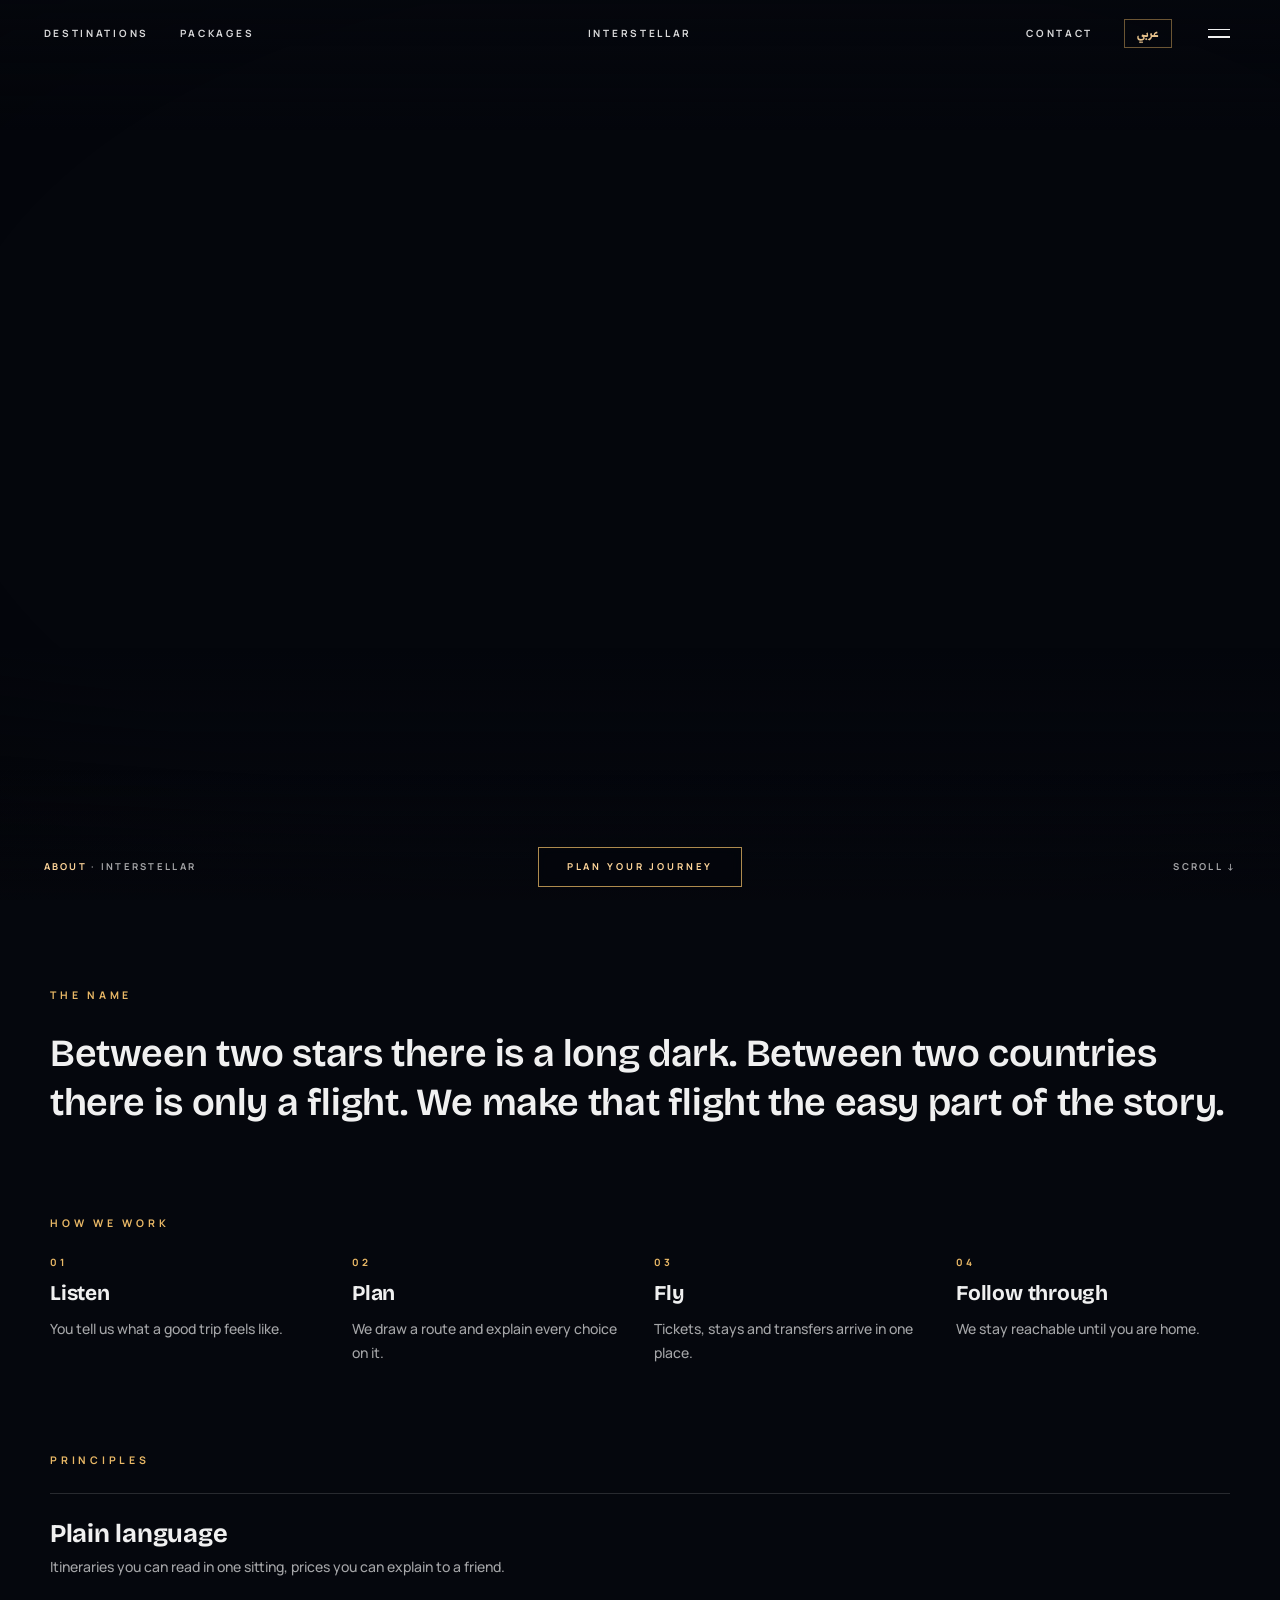
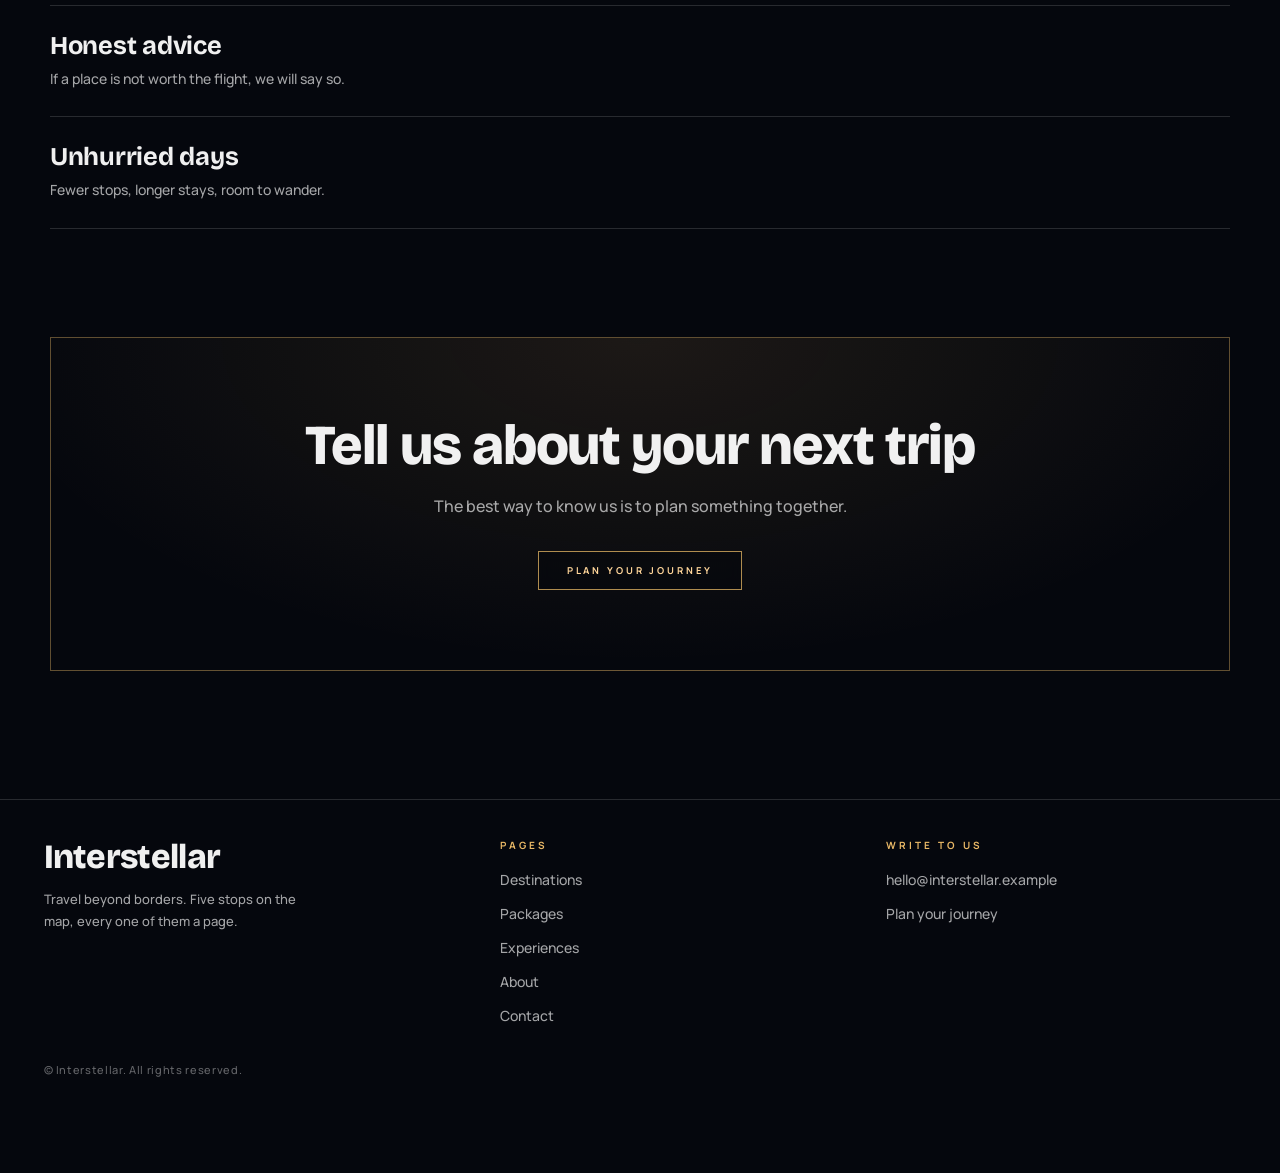
<file: about.html>
<!doctype html>
<html lang="en" dir="ltr">
<head>
<meta charset="utf-8">
<meta name="robots" content="noindex, nofollow">
<meta name="viewport" content="width=device-width, initial-scale=1, viewport-fit=cover">
<title>About | Interstellar</title>
<meta name="description" content="People who love to travel, planning trips the way they would plan their own.">
<meta name="theme-color" content="#05070d">
<meta property="og:type" content="website">
<meta property="og:title" content="About | Interstellar">
<meta property="og:description" content="People who love to travel, planning trips the way they would plan their own.">
<link rel="alternate" hreflang="ar" href="ar/about.html">
<link rel="icon" href="data:image/svg+xml,%3Csvg xmlns='http://www.w3.org/2000/svg' viewBox='0 0 32 32'%3E%3Crect width='32' height='32' rx='7' fill='%2305070d'/%3E%3Cpath d='M16 4l3.2 9.2L28 16l-8.8 2.8L16 28l-3.2-9.2L4 16l8.8-2.8z' fill='%23e9b866'/%3E%3C/svg%3E">
<link rel="preload" href="assets/fonts/bricolage-grotesque-var.woff2" as="font" type="font/woff2" crossorigin>
<link rel="stylesheet" href="css/site.css">
<script type="module" src="js/page.js"></script>
</head>
<body class="inner" data-page="about" data-country="thailand" data-index="3">
<a class="skip" href="#content">Skip to content</a>
<header class="chrome-top nav">
  <nav class="nav-l" aria-label="Primary">
    <a data-nav="destinations" href="destinations.html">Destinations</a>
    <a data-nav="packages" href="packages.html">Packages</a>
  </nav>
  <a class="brand" href="index.html" aria-label="Interstellar home" lang="en" dir="ltr">Interstellar</a>
  <div class="nav-r">
    <a class="nav-link" data-nav="contact" href="contact.html">Contact</a>
    <a class="lang-switch" href="ar/about.html" hreflang="ar" lang="ar">عربي</a>
    <button class="burger" type="button" data-menu-toggle aria-label="Open the route menu" aria-expanded="false" aria-controls="menu"><i></i><i></i></button>
  </div>
</header>
<main id="main">
  <section class="page-hero" aria-label="About">
    <canvas id="hero-world" aria-hidden="true"></canvas>
    <canvas id="hero-plane" aria-hidden="true"></canvas>
    <div class="page-hero-vignette"></div>
    <div class="page-hero-copy">
      <p class="kicker" data-part="0.1">04 — Who we are</p>
      <h1><span class="scene-title page-title">About</span></h1>
      <p class="lead" data-part="0.3">People who love to travel, planning trips the way they would plan their own.</p>
    </div>
  </section>
  <div class="content" id="content">
    <section class="block narrow">
      <p class="label">The name</p>
      <p class="prose big">Between two stars there is a long dark. Between two countries there is only a flight. We make that flight the easy part of the story.</p>
    </section>
    <section class="block">
      <p class="label">How we work</p>
      <div class="grid4">
        <div><span class="step">01</span><h3>Listen</h3><p>You tell us what a good trip feels like.</p></div>
        <div><span class="step">02</span><h3>Plan</h3><p>We draw a route and explain every choice on it.</p></div>
        <div><span class="step">03</span><h3>Fly</h3><p>Tickets, stays and transfers arrive in one place.</p></div>
        <div><span class="step">04</span><h3>Follow through</h3><p>We stay reachable until you are home.</p></div>
      </div>
    </section>
    <section class="block">
      <p class="label">Principles</p>
      <ul class="rows">
      <li class="row"><div><h3>Plain language</h3><p>Itineraries you can read in one sitting, prices you can explain to a friend.</p></div></li>
      <li class="row"><div><h3>Honest advice</h3><p>If a place is not worth the flight, we will say so.</p></div></li>
      <li class="row"><div><h3>Unhurried days</h3><p>Fewer stops, longer stays, room to wander.</p></div></li>
      </ul>
    </section>
    <section class="band">
      <h2>Tell us about your next trip</h2>
      <p>The best way to know us is to plan something together.</p>
      <a class="cta" href="contact.html">Plan your journey</a>
    </section>
  </div>
</main>
<footer class="site-footer inner-footer">
  <div>
    <p class="foot-brand" lang="en" dir="ltr">Interstellar</p>
    <p class="foot-note">Travel beyond borders. Five stops on the map, every one of them a page.</p>
  </div>
  <div>
    <h3>Pages</h3>
    <ul><li><a href="destinations.html">Destinations</a></li><li><a href="packages.html">Packages</a></li><li><a href="experiences.html">Experiences</a></li><li><a href="about.html">About</a></li><li><a href="contact.html">Contact</a></li></ul>
  </div>
  <div>
    <h3>Write to us</h3>
    <ul><li><a href="mailto:hello@interstellar.example" dir="ltr">hello@interstellar.example</a></li><li><a href="contact.html">Plan your journey</a></li></ul>
  </div>
</footer>
<p class="legal">© Interstellar. All rights reserved.</p>
<div class="menu" id="menu" role="dialog" aria-modal="true" aria-label="Route menu" aria-hidden="true">
  <div class="menu-head"><span class="tiny">The route · five stops</span><button class="tiny" type="button" data-menu-close>Close ✕</button></div>
  <nav class="menu-grid" aria-label="All pages">
    <a class="card" data-nav="destinations" href="destinations.html">
      <canvas data-country="italy" aria-hidden="true"></canvas>
      <span class="card-meta"><span><span class="card-no">01</span><span class="card-name">Destinations</span></span><span class="card-arrow" aria-hidden="true">→</span></span>
    </a>
    <a class="card" data-nav="packages" href="packages.html">
      <canvas data-country="turkey" aria-hidden="true"></canvas>
      <span class="card-meta"><span><span class="card-no">02</span><span class="card-name">Packages</span></span><span class="card-arrow" aria-hidden="true">→</span></span>
    </a>
    <a class="card" data-nav="experiences" href="experiences.html">
      <canvas data-country="egypt" aria-hidden="true"></canvas>
      <span class="card-meta"><span><span class="card-no">03</span><span class="card-name">Experiences</span></span><span class="card-arrow" aria-hidden="true">→</span></span>
    </a>
    <a class="card" data-nav="about" href="about.html">
      <canvas data-country="thailand" aria-hidden="true"></canvas>
      <span class="card-meta"><span><span class="card-no">04</span><span class="card-name">About</span></span><span class="card-arrow" aria-hidden="true">→</span></span>
    </a>
    <a class="card" data-nav="contact" href="contact.html">
      <canvas data-country="japan" aria-hidden="true"></canvas>
      <span class="card-meta"><span><span class="card-no">05</span><span class="card-name">Contact</span></span><span class="card-arrow" aria-hidden="true">→</span></span>
    </a>
  </nav>
</div>
<footer class="chrome-bottom">
  <p class="tiny" id="bar-left"><b>About</b> · Interstellar</p>
  <a class="cta" href="contact.html">Plan your journey</a>
  <p class="tiny tiny-r">Scroll ↓</p>
</footer>
</body>
</html>
</file>
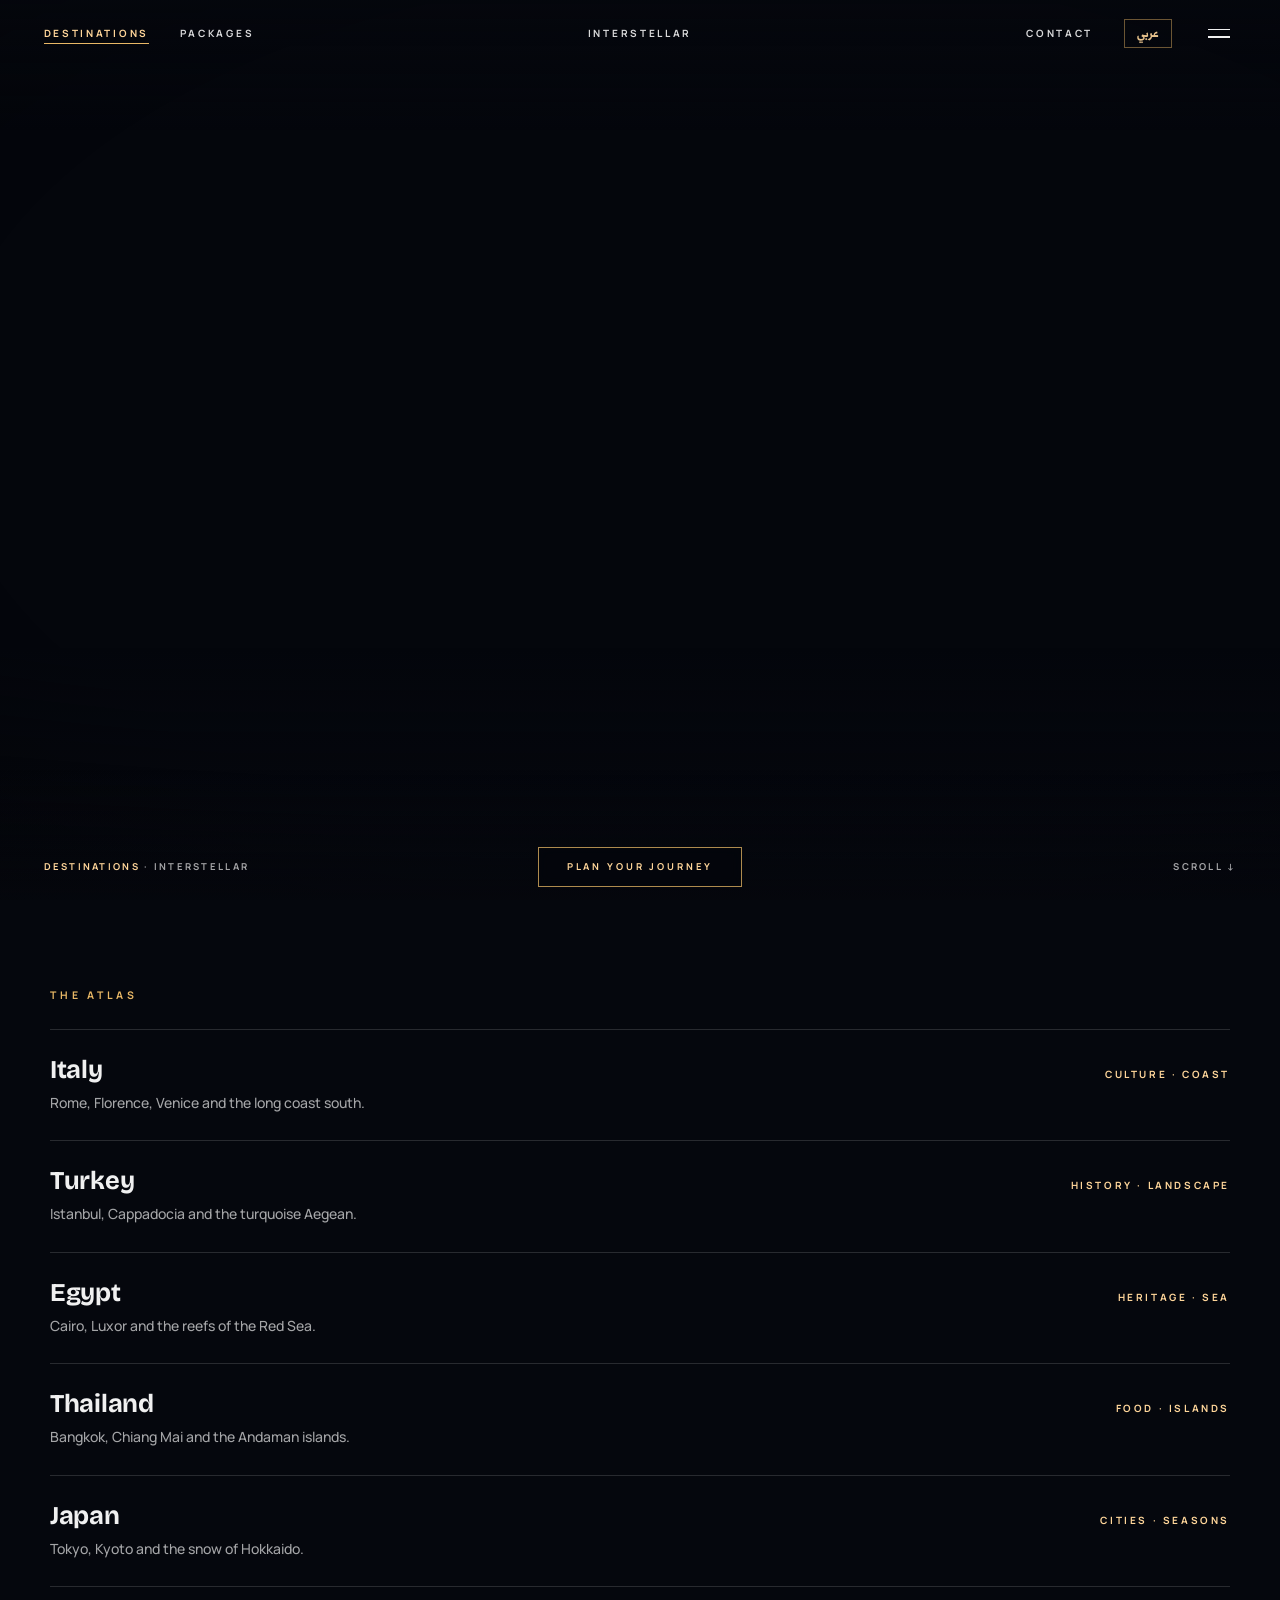
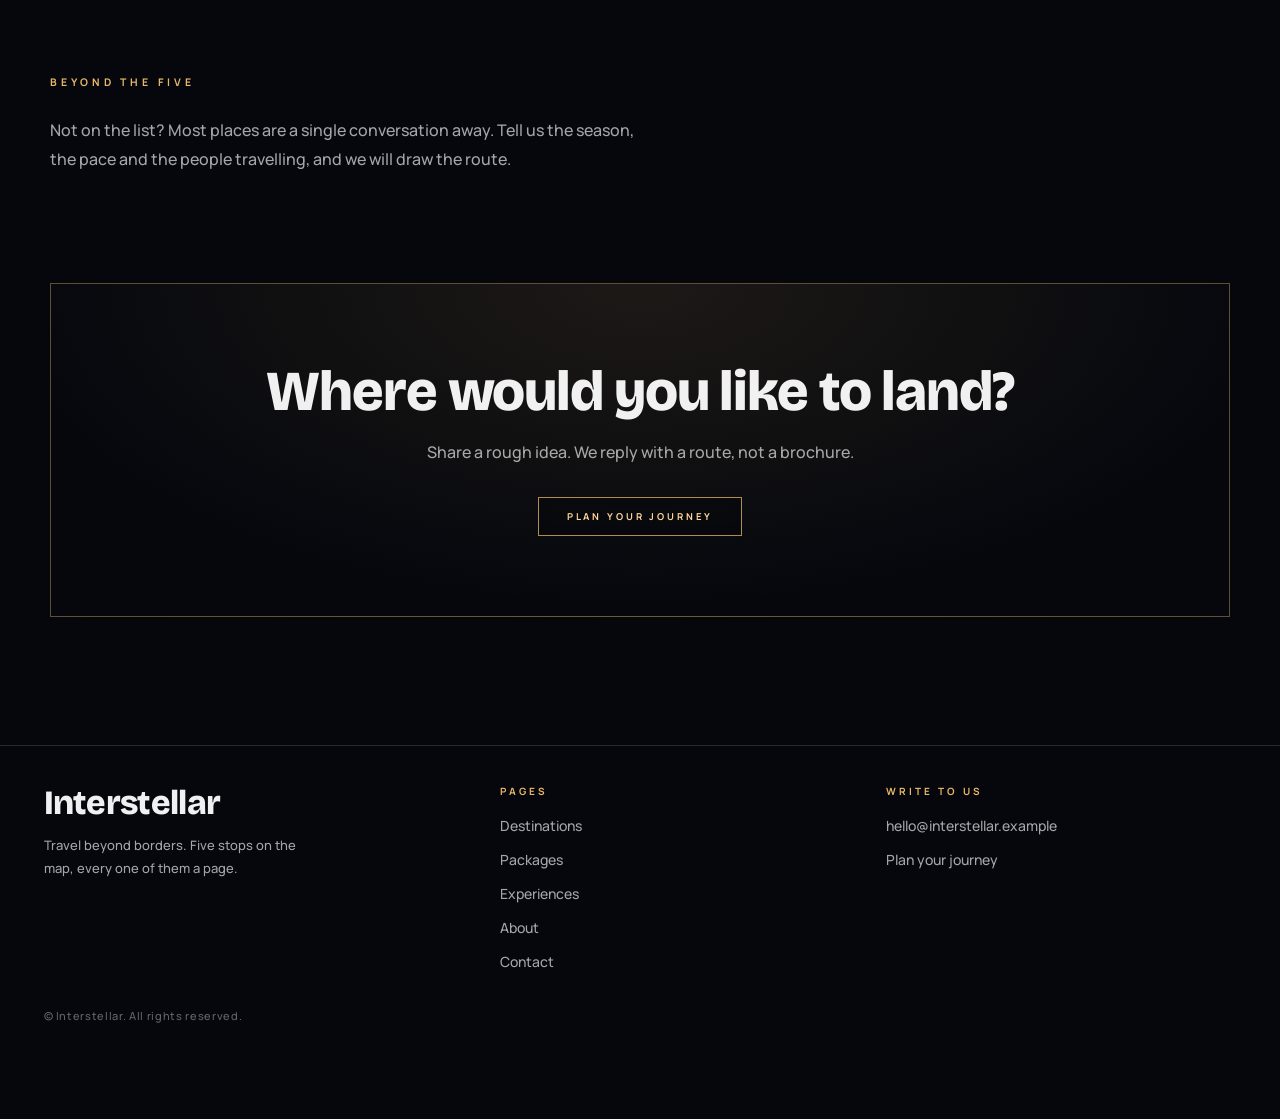
<file: destinations.html>
<!doctype html>
<html lang="en" dir="ltr">
<head>
<meta charset="utf-8">
<meta name="robots" content="noindex, nofollow">
<meta name="viewport" content="width=device-width, initial-scale=1, viewport-fit=cover">
<title>Destinations | Interstellar</title>
<meta name="description" content="From ancient capitals to island coastlines, an atlas of places worth the flight.">
<meta name="theme-color" content="#05070d">
<meta property="og:type" content="website">
<meta property="og:title" content="Destinations | Interstellar">
<meta property="og:description" content="From ancient capitals to island coastlines, an atlas of places worth the flight.">
<link rel="alternate" hreflang="ar" href="ar/destinations.html">
<link rel="icon" href="data:image/svg+xml,%3Csvg xmlns='http://www.w3.org/2000/svg' viewBox='0 0 32 32'%3E%3Crect width='32' height='32' rx='7' fill='%2305070d'/%3E%3Cpath d='M16 4l3.2 9.2L28 16l-8.8 2.8L16 28l-3.2-9.2L4 16l8.8-2.8z' fill='%23e9b866'/%3E%3C/svg%3E">
<link rel="preload" href="assets/fonts/bricolage-grotesque-var.woff2" as="font" type="font/woff2" crossorigin>
<link rel="stylesheet" href="css/site.css">
<script type="module" src="js/page.js"></script>
</head>
<body class="inner" data-page="destinations" data-country="italy" data-index="0">
<a class="skip" href="#content">Skip to content</a>
<header class="chrome-top nav">
  <nav class="nav-l" aria-label="Primary">
    <a data-nav="destinations" href="destinations.html">Destinations</a>
    <a data-nav="packages" href="packages.html">Packages</a>
  </nav>
  <a class="brand" href="index.html" aria-label="Interstellar home" lang="en" dir="ltr">Interstellar</a>
  <div class="nav-r">
    <a class="nav-link" data-nav="contact" href="contact.html">Contact</a>
    <a class="lang-switch" href="ar/destinations.html" hreflang="ar" lang="ar">عربي</a>
    <button class="burger" type="button" data-menu-toggle aria-label="Open the route menu" aria-expanded="false" aria-controls="menu"><i></i><i></i></button>
  </div>
</header>
<main id="main">
  <section class="page-hero" aria-label="Destinations">
    <canvas id="hero-world" aria-hidden="true"></canvas>
    <canvas id="hero-plane" aria-hidden="true"></canvas>
    <div class="page-hero-vignette"></div>
    <div class="page-hero-copy">
      <p class="kicker" data-part="0.1">01 — Where to</p>
      <h1><span class="scene-title page-title">Destinations</span></h1>
      <p class="lead" data-part="0.3">From ancient capitals to island coastlines, an atlas of places worth the flight.</p>
    </div>
  </section>
  <div class="content" id="content">
    <section class="block">
      <p class="label">The atlas</p>
      <ul class="rows">
      <li class="row"><div><h3>Italy</h3><p>Rome, Florence, Venice and the long coast south.</p></div><span class="meta">Culture · Coast</span></li>
      <li class="row"><div><h3>Turkey</h3><p>Istanbul, Cappadocia and the turquoise Aegean.</p></div><span class="meta">History · Landscape</span></li>
      <li class="row"><div><h3>Egypt</h3><p>Cairo, Luxor and the reefs of the Red Sea.</p></div><span class="meta">Heritage · Sea</span></li>
      <li class="row"><div><h3>Thailand</h3><p>Bangkok, Chiang Mai and the Andaman islands.</p></div><span class="meta">Food · Islands</span></li>
      <li class="row"><div><h3>Japan</h3><p>Tokyo, Kyoto and the snow of Hokkaido.</p></div><span class="meta">Cities · Seasons</span></li>
      </ul>
    </section>
    <section class="block narrow">
      <p class="label">Beyond the five</p>
      <p class="prose">Not on the list? Most places are a single conversation away. Tell us the season, the pace and the people travelling, and we will draw the route.</p>
    </section>
    <section class="band">
      <h2>Where would you like to land?</h2>
      <p>Share a rough idea. We reply with a route, not a brochure.</p>
      <a class="cta" href="contact.html">Plan your journey</a>
    </section>
  </div>
</main>
<footer class="site-footer inner-footer">
  <div>
    <p class="foot-brand" lang="en" dir="ltr">Interstellar</p>
    <p class="foot-note">Travel beyond borders. Five stops on the map, every one of them a page.</p>
  </div>
  <div>
    <h3>Pages</h3>
    <ul><li><a href="destinations.html">Destinations</a></li><li><a href="packages.html">Packages</a></li><li><a href="experiences.html">Experiences</a></li><li><a href="about.html">About</a></li><li><a href="contact.html">Contact</a></li></ul>
  </div>
  <div>
    <h3>Write to us</h3>
    <ul><li><a href="mailto:hello@interstellar.example" dir="ltr">hello@interstellar.example</a></li><li><a href="contact.html">Plan your journey</a></li></ul>
  </div>
</footer>
<p class="legal">© Interstellar. All rights reserved.</p>
<div class="menu" id="menu" role="dialog" aria-modal="true" aria-label="Route menu" aria-hidden="true">
  <div class="menu-head"><span class="tiny">The route · five stops</span><button class="tiny" type="button" data-menu-close>Close ✕</button></div>
  <nav class="menu-grid" aria-label="All pages">
    <a class="card" data-nav="destinations" href="destinations.html">
      <canvas data-country="italy" aria-hidden="true"></canvas>
      <span class="card-meta"><span><span class="card-no">01</span><span class="card-name">Destinations</span></span><span class="card-arrow" aria-hidden="true">→</span></span>
    </a>
    <a class="card" data-nav="packages" href="packages.html">
      <canvas data-country="turkey" aria-hidden="true"></canvas>
      <span class="card-meta"><span><span class="card-no">02</span><span class="card-name">Packages</span></span><span class="card-arrow" aria-hidden="true">→</span></span>
    </a>
    <a class="card" data-nav="experiences" href="experiences.html">
      <canvas data-country="egypt" aria-hidden="true"></canvas>
      <span class="card-meta"><span><span class="card-no">03</span><span class="card-name">Experiences</span></span><span class="card-arrow" aria-hidden="true">→</span></span>
    </a>
    <a class="card" data-nav="about" href="about.html">
      <canvas data-country="thailand" aria-hidden="true"></canvas>
      <span class="card-meta"><span><span class="card-no">04</span><span class="card-name">About</span></span><span class="card-arrow" aria-hidden="true">→</span></span>
    </a>
    <a class="card" data-nav="contact" href="contact.html">
      <canvas data-country="japan" aria-hidden="true"></canvas>
      <span class="card-meta"><span><span class="card-no">05</span><span class="card-name">Contact</span></span><span class="card-arrow" aria-hidden="true">→</span></span>
    </a>
  </nav>
</div>
<footer class="chrome-bottom">
  <p class="tiny" id="bar-left"><b>Destinations</b> · Interstellar</p>
  <a class="cta" href="contact.html">Plan your journey</a>
  <p class="tiny tiny-r">Scroll ↓</p>
</footer>
</body>
</html>
</file>
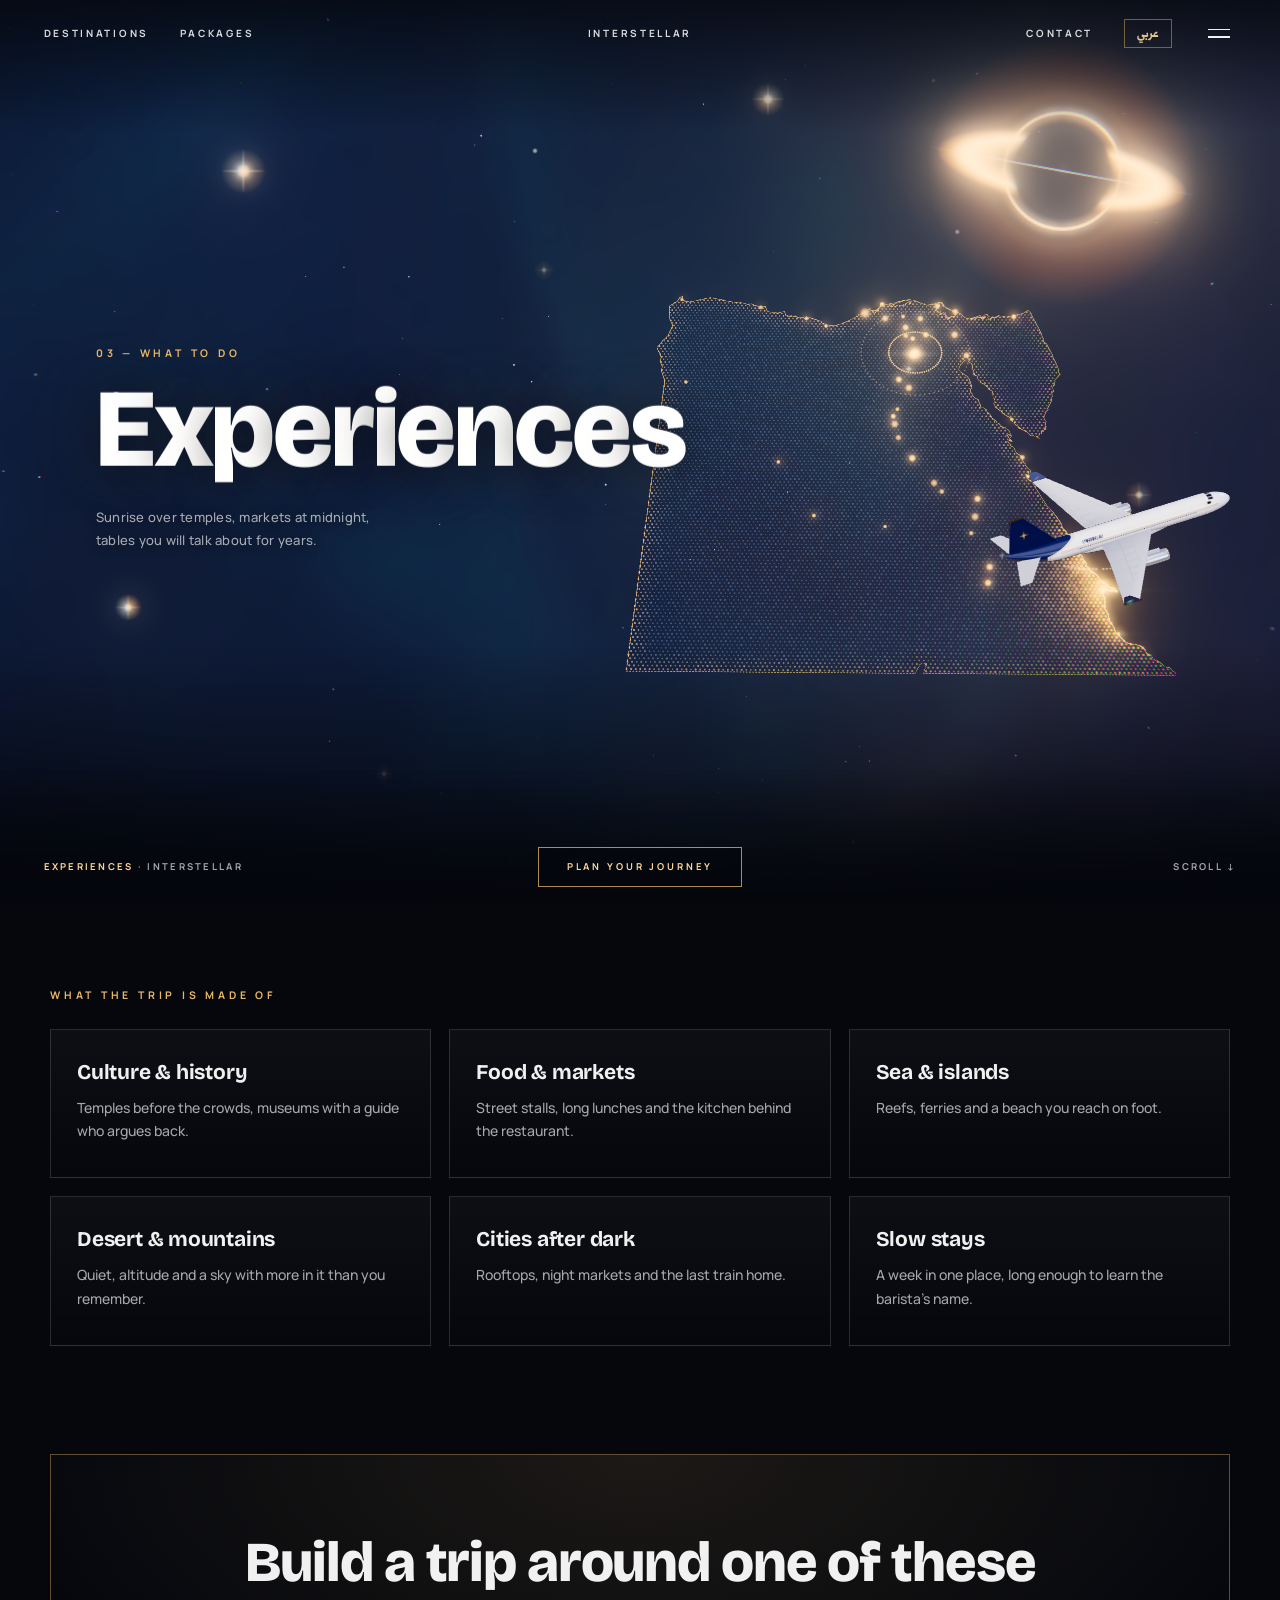
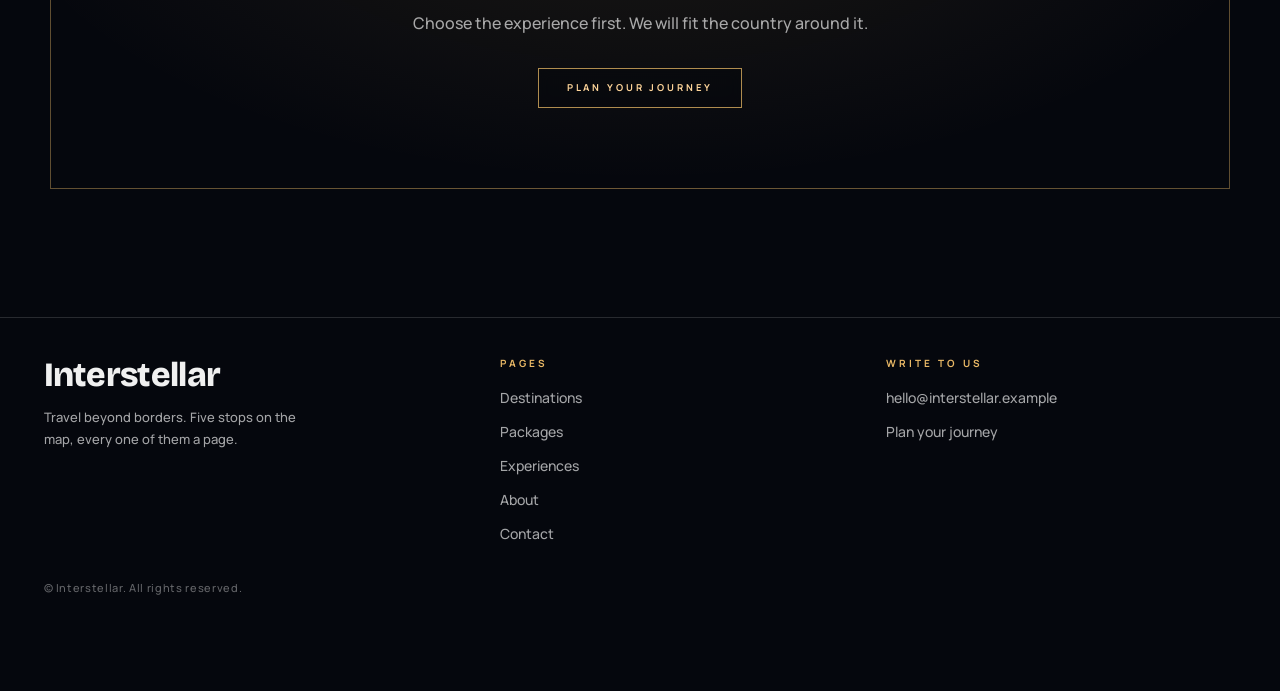
<file: experiences.html>
<!doctype html>
<html lang="en" dir="ltr">
<head>
<meta charset="utf-8">
<meta name="robots" content="noindex, nofollow">
<meta name="viewport" content="width=device-width, initial-scale=1, viewport-fit=cover">
<title>Experiences | Interstellar</title>
<meta name="description" content="Sunrise over temples, markets at midnight, tables you will talk about for years.">
<meta name="theme-color" content="#05070d">
<meta property="og:type" content="website">
<meta property="og:title" content="Experiences | Interstellar">
<meta property="og:description" content="Sunrise over temples, markets at midnight, tables you will talk about for years.">
<link rel="alternate" hreflang="ar" href="ar/experiences.html">
<link rel="icon" href="data:image/svg+xml,%3Csvg xmlns='http://www.w3.org/2000/svg' viewBox='0 0 32 32'%3E%3Crect width='32' height='32' rx='7' fill='%2305070d'/%3E%3Cpath d='M16 4l3.2 9.2L28 16l-8.8 2.8L16 28l-3.2-9.2L4 16l8.8-2.8z' fill='%23e9b866'/%3E%3C/svg%3E">
<link rel="preload" href="assets/fonts/bricolage-grotesque-var.woff2" as="font" type="font/woff2" crossorigin>
<link rel="stylesheet" href="css/site.css">
<script type="module" src="js/page.js"></script>
</head>
<body class="inner" data-page="experiences" data-country="egypt" data-index="2">
<a class="skip" href="#content">Skip to content</a>
<header class="chrome-top nav">
  <nav class="nav-l" aria-label="Primary">
    <a data-nav="destinations" href="destinations.html">Destinations</a>
    <a data-nav="packages" href="packages.html">Packages</a>
  </nav>
  <a class="brand" href="index.html" aria-label="Interstellar home" lang="en" dir="ltr">Interstellar</a>
  <div class="nav-r">
    <a class="nav-link" data-nav="contact" href="contact.html">Contact</a>
    <a class="lang-switch" href="ar/experiences.html" hreflang="ar" lang="ar">عربي</a>
    <button class="burger" type="button" data-menu-toggle aria-label="Open the route menu" aria-expanded="false" aria-controls="menu"><i></i><i></i></button>
  </div>
</header>
<main id="main">
  <section class="page-hero" aria-label="Experiences">
    <canvas id="hero-world" aria-hidden="true"></canvas>
    <canvas id="hero-plane" aria-hidden="true"></canvas>
    <div class="page-hero-vignette"></div>
    <div class="page-hero-copy">
      <p class="kicker" data-part="0.1">03 — What to do</p>
      <h1><span class="scene-title page-title">Experiences</span></h1>
      <p class="lead" data-part="0.3">Sunrise over temples, markets at midnight, tables you will talk about for years.</p>
    </div>
  </section>
  <div class="content" id="content">
    <section class="block">
      <p class="label">What the trip is made of</p>
      <div class="grid3">
        <article class="tile"><h3>Culture &amp; history</h3><p>Temples before the crowds, museums with a guide who argues back.</p></article>
        <article class="tile"><h3>Food &amp; markets</h3><p>Street stalls, long lunches and the kitchen behind the restaurant.</p></article>
        <article class="tile"><h3>Sea &amp; islands</h3><p>Reefs, ferries and a beach you reach on foot.</p></article>
        <article class="tile"><h3>Desert &amp; mountains</h3><p>Quiet, altitude and a sky with more in it than you remember.</p></article>
        <article class="tile"><h3>Cities after dark</h3><p>Rooftops, night markets and the last train home.</p></article>
        <article class="tile"><h3>Slow stays</h3><p>A week in one place, long enough to learn the barista’s name.</p></article>
      </div>
    </section>
    <section class="band">
      <h2>Build a trip around one of these</h2>
      <p>Choose the experience first. We will fit the country around it.</p>
      <a class="cta" href="contact.html">Plan your journey</a>
    </section>
  </div>
</main>
<footer class="site-footer inner-footer">
  <div>
    <p class="foot-brand" lang="en" dir="ltr">Interstellar</p>
    <p class="foot-note">Travel beyond borders. Five stops on the map, every one of them a page.</p>
  </div>
  <div>
    <h3>Pages</h3>
    <ul><li><a href="destinations.html">Destinations</a></li><li><a href="packages.html">Packages</a></li><li><a href="experiences.html">Experiences</a></li><li><a href="about.html">About</a></li><li><a href="contact.html">Contact</a></li></ul>
  </div>
  <div>
    <h3>Write to us</h3>
    <ul><li><a href="mailto:hello@interstellar.example" dir="ltr">hello@interstellar.example</a></li><li><a href="contact.html">Plan your journey</a></li></ul>
  </div>
</footer>
<p class="legal">© Interstellar. All rights reserved.</p>
<div class="menu" id="menu" role="dialog" aria-modal="true" aria-label="Route menu" aria-hidden="true">
  <div class="menu-head"><span class="tiny">The route · five stops</span><button class="tiny" type="button" data-menu-close>Close ✕</button></div>
  <nav class="menu-grid" aria-label="All pages">
    <a class="card" data-nav="destinations" href="destinations.html">
      <canvas data-country="italy" aria-hidden="true"></canvas>
      <span class="card-meta"><span><span class="card-no">01</span><span class="card-name">Destinations</span></span><span class="card-arrow" aria-hidden="true">→</span></span>
    </a>
    <a class="card" data-nav="packages" href="packages.html">
      <canvas data-country="turkey" aria-hidden="true"></canvas>
      <span class="card-meta"><span><span class="card-no">02</span><span class="card-name">Packages</span></span><span class="card-arrow" aria-hidden="true">→</span></span>
    </a>
    <a class="card" data-nav="experiences" href="experiences.html">
      <canvas data-country="egypt" aria-hidden="true"></canvas>
      <span class="card-meta"><span><span class="card-no">03</span><span class="card-name">Experiences</span></span><span class="card-arrow" aria-hidden="true">→</span></span>
    </a>
    <a class="card" data-nav="about" href="about.html">
      <canvas data-country="thailand" aria-hidden="true"></canvas>
      <span class="card-meta"><span><span class="card-no">04</span><span class="card-name">About</span></span><span class="card-arrow" aria-hidden="true">→</span></span>
    </a>
    <a class="card" data-nav="contact" href="contact.html">
      <canvas data-country="japan" aria-hidden="true"></canvas>
      <span class="card-meta"><span><span class="card-no">05</span><span class="card-name">Contact</span></span><span class="card-arrow" aria-hidden="true">→</span></span>
    </a>
  </nav>
</div>
<footer class="chrome-bottom">
  <p class="tiny" id="bar-left"><b>Experiences</b> · Interstellar</p>
  <a class="cta" href="contact.html">Plan your journey</a>
  <p class="tiny tiny-r">Scroll ↓</p>
</footer>
</body>
</html>
</file>
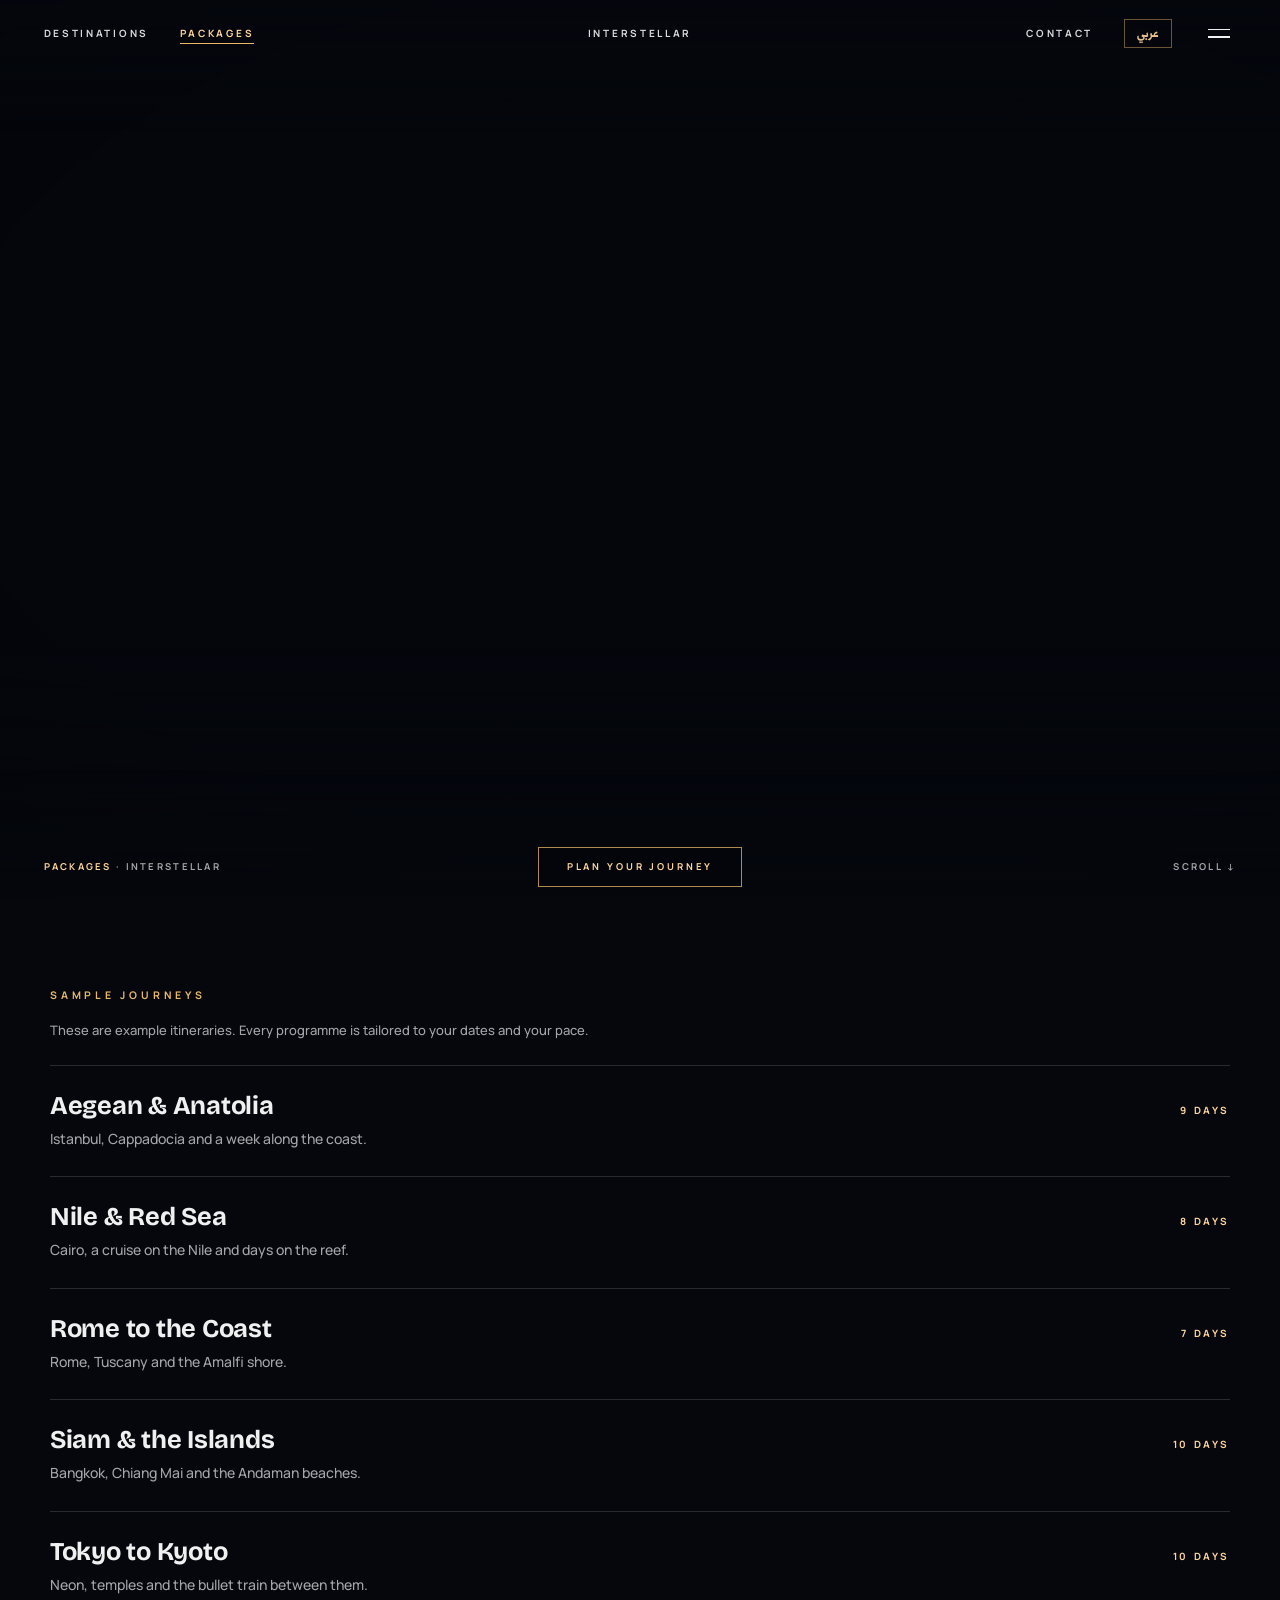
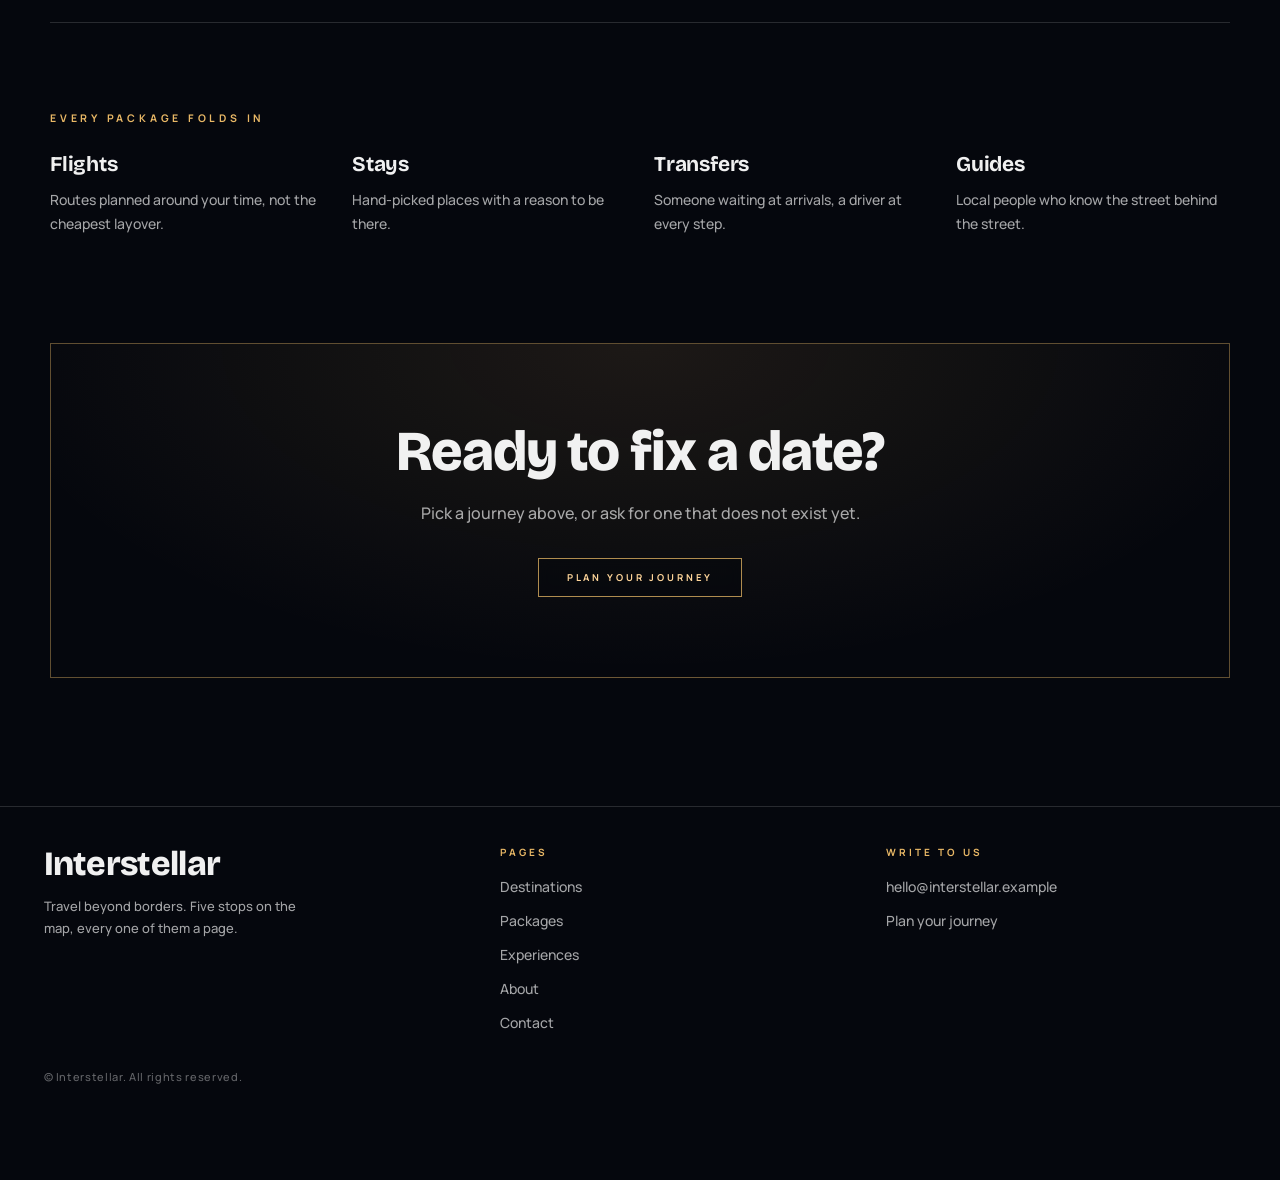
<file: packages.html>
<!doctype html>
<html lang="en" dir="ltr">
<head>
<meta charset="utf-8">
<meta name="robots" content="noindex, nofollow">
<meta name="viewport" content="width=device-width, initial-scale=1, viewport-fit=cover">
<title>Packages | Interstellar</title>
<meta name="description" content="Flights, stays and guides folded into journeys that run on time and leave room to wander.">
<meta name="theme-color" content="#05070d">
<meta property="og:type" content="website">
<meta property="og:title" content="Packages | Interstellar">
<meta property="og:description" content="Flights, stays and guides folded into journeys that run on time and leave room to wander.">
<link rel="alternate" hreflang="ar" href="ar/packages.html">
<link rel="icon" href="data:image/svg+xml,%3Csvg xmlns='http://www.w3.org/2000/svg' viewBox='0 0 32 32'%3E%3Crect width='32' height='32' rx='7' fill='%2305070d'/%3E%3Cpath d='M16 4l3.2 9.2L28 16l-8.8 2.8L16 28l-3.2-9.2L4 16l8.8-2.8z' fill='%23e9b866'/%3E%3C/svg%3E">
<link rel="preload" href="assets/fonts/bricolage-grotesque-var.woff2" as="font" type="font/woff2" crossorigin>
<link rel="stylesheet" href="css/site.css">
<script type="module" src="js/page.js"></script>
</head>
<body class="inner" data-page="packages" data-country="turkey" data-index="1">
<a class="skip" href="#content">Skip to content</a>
<header class="chrome-top nav">
  <nav class="nav-l" aria-label="Primary">
    <a data-nav="destinations" href="destinations.html">Destinations</a>
    <a data-nav="packages" href="packages.html">Packages</a>
  </nav>
  <a class="brand" href="index.html" aria-label="Interstellar home" lang="en" dir="ltr">Interstellar</a>
  <div class="nav-r">
    <a class="nav-link" data-nav="contact" href="contact.html">Contact</a>
    <a class="lang-switch" href="ar/packages.html" hreflang="ar" lang="ar">عربي</a>
    <button class="burger" type="button" data-menu-toggle aria-label="Open the route menu" aria-expanded="false" aria-controls="menu"><i></i><i></i></button>
  </div>
</header>
<main id="main">
  <section class="page-hero" aria-label="Packages">
    <canvas id="hero-world" aria-hidden="true"></canvas>
    <canvas id="hero-plane" aria-hidden="true"></canvas>
    <div class="page-hero-vignette"></div>
    <div class="page-hero-copy">
      <p class="kicker" data-part="0.1">02 — How to go</p>
      <h1><span class="scene-title page-title">Packages</span></h1>
      <p class="lead" data-part="0.3">Flights, stays and guides folded into journeys that run on time and leave room to wander.</p>
    </div>
  </section>
  <div class="content" id="content">
    <section class="block">
      <p class="label">Sample journeys</p>
      <p class="note">These are example itineraries. Every programme is tailored to your dates and your pace.</p>
      <ul class="rows">
      <li class="row"><div><h3>Aegean &amp; Anatolia</h3><p>Istanbul, Cappadocia and a week along the coast.</p></div><span class="meta">9 days</span></li>
      <li class="row"><div><h3>Nile &amp; Red Sea</h3><p>Cairo, a cruise on the Nile and days on the reef.</p></div><span class="meta">8 days</span></li>
      <li class="row"><div><h3>Rome to the Coast</h3><p>Rome, Tuscany and the Amalfi shore.</p></div><span class="meta">7 days</span></li>
      <li class="row"><div><h3>Siam &amp; the Islands</h3><p>Bangkok, Chiang Mai and the Andaman beaches.</p></div><span class="meta">10 days</span></li>
      <li class="row"><div><h3>Tokyo to Kyoto</h3><p>Neon, temples and the bullet train between them.</p></div><span class="meta">10 days</span></li>
      </ul>
    </section>
    <section class="block">
      <p class="label">Every package folds in</p>
      <div class="grid4">
        <div><h3>Flights</h3><p>Routes planned around your time, not the cheapest layover.</p></div>
        <div><h3>Stays</h3><p>Hand-picked places with a reason to be there.</p></div>
        <div><h3>Transfers</h3><p>Someone waiting at arrivals, a driver at every step.</p></div>
        <div><h3>Guides</h3><p>Local people who know the street behind the street.</p></div>
      </div>
    </section>
    <section class="band">
      <h2>Ready to fix a date?</h2>
      <p>Pick a journey above, or ask for one that does not exist yet.</p>
      <a class="cta" href="contact.html">Plan your journey</a>
    </section>
  </div>
</main>
<footer class="site-footer inner-footer">
  <div>
    <p class="foot-brand" lang="en" dir="ltr">Interstellar</p>
    <p class="foot-note">Travel beyond borders. Five stops on the map, every one of them a page.</p>
  </div>
  <div>
    <h3>Pages</h3>
    <ul><li><a href="destinations.html">Destinations</a></li><li><a href="packages.html">Packages</a></li><li><a href="experiences.html">Experiences</a></li><li><a href="about.html">About</a></li><li><a href="contact.html">Contact</a></li></ul>
  </div>
  <div>
    <h3>Write to us</h3>
    <ul><li><a href="mailto:hello@interstellar.example" dir="ltr">hello@interstellar.example</a></li><li><a href="contact.html">Plan your journey</a></li></ul>
  </div>
</footer>
<p class="legal">© Interstellar. All rights reserved.</p>
<div class="menu" id="menu" role="dialog" aria-modal="true" aria-label="Route menu" aria-hidden="true">
  <div class="menu-head"><span class="tiny">The route · five stops</span><button class="tiny" type="button" data-menu-close>Close ✕</button></div>
  <nav class="menu-grid" aria-label="All pages">
    <a class="card" data-nav="destinations" href="destinations.html">
      <canvas data-country="italy" aria-hidden="true"></canvas>
      <span class="card-meta"><span><span class="card-no">01</span><span class="card-name">Destinations</span></span><span class="card-arrow" aria-hidden="true">→</span></span>
    </a>
    <a class="card" data-nav="packages" href="packages.html">
      <canvas data-country="turkey" aria-hidden="true"></canvas>
      <span class="card-meta"><span><span class="card-no">02</span><span class="card-name">Packages</span></span><span class="card-arrow" aria-hidden="true">→</span></span>
    </a>
    <a class="card" data-nav="experiences" href="experiences.html">
      <canvas data-country="egypt" aria-hidden="true"></canvas>
      <span class="card-meta"><span><span class="card-no">03</span><span class="card-name">Experiences</span></span><span class="card-arrow" aria-hidden="true">→</span></span>
    </a>
    <a class="card" data-nav="about" href="about.html">
      <canvas data-country="thailand" aria-hidden="true"></canvas>
      <span class="card-meta"><span><span class="card-no">04</span><span class="card-name">About</span></span><span class="card-arrow" aria-hidden="true">→</span></span>
    </a>
    <a class="card" data-nav="contact" href="contact.html">
      <canvas data-country="japan" aria-hidden="true"></canvas>
      <span class="card-meta"><span><span class="card-no">05</span><span class="card-name">Contact</span></span><span class="card-arrow" aria-hidden="true">→</span></span>
    </a>
  </nav>
</div>
<footer class="chrome-bottom">
  <p class="tiny" id="bar-left"><b>Packages</b> · Interstellar</p>
  <a class="cta" href="contact.html">Plan your journey</a>
  <p class="tiny tiny-r">Scroll ↓</p>
</footer>
</body>
</html>
</file>
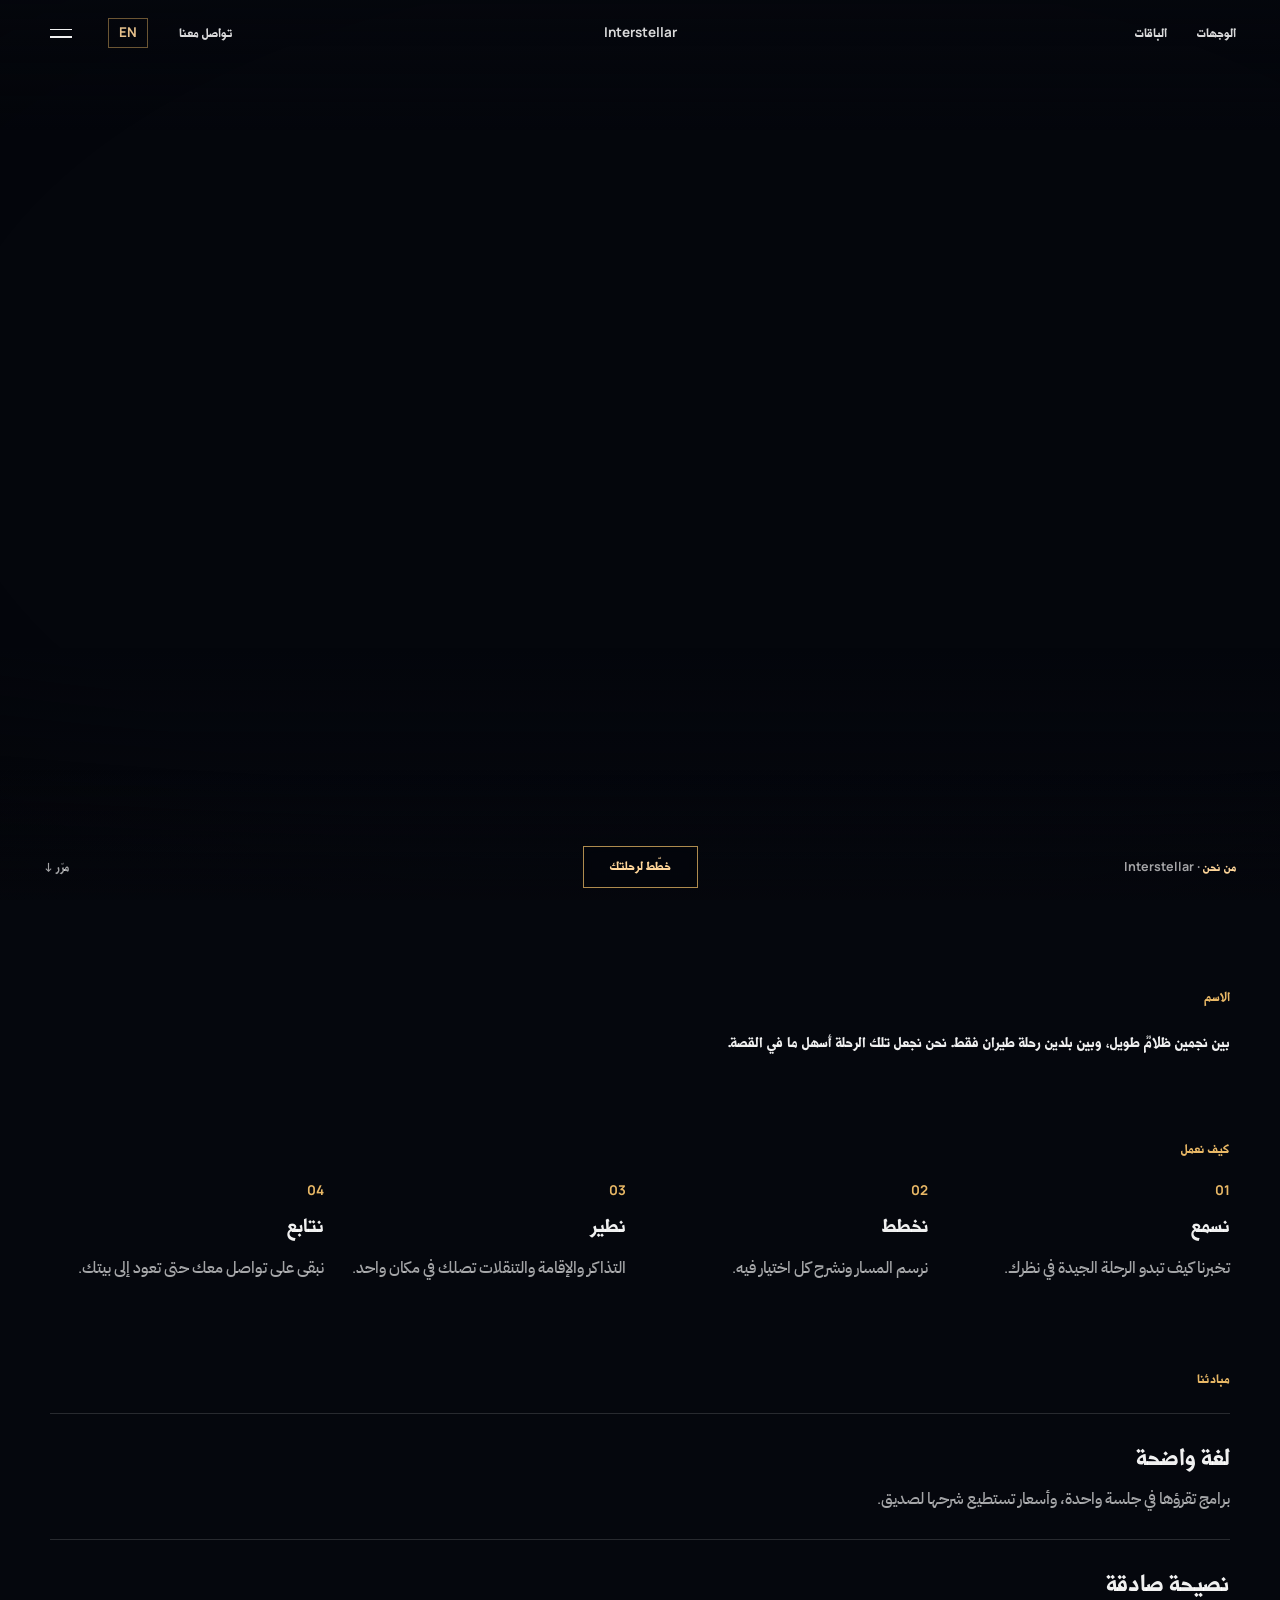
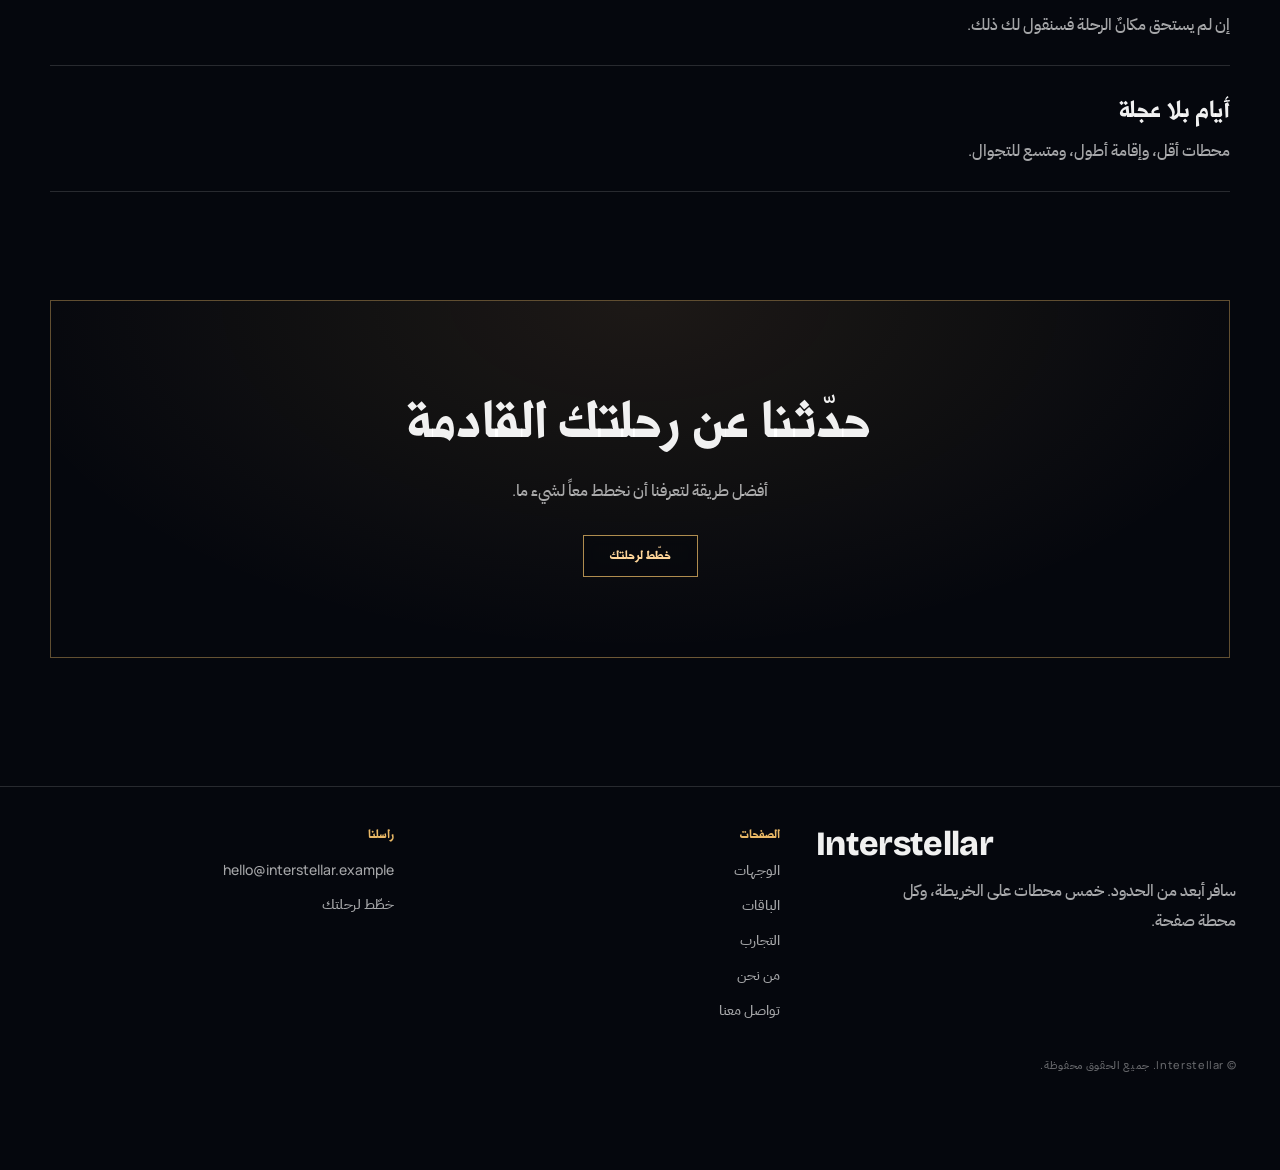
<file: ar/about.html>
<!doctype html>
<html lang="ar" dir="rtl">
<head>
<meta charset="utf-8">
<meta name="robots" content="noindex, nofollow">
<meta name="viewport" content="width=device-width, initial-scale=1, viewport-fit=cover">
<title>من نحن | Interstellar</title>
<meta name="description" content="أناسٌ يحبون السفر، يخططون رحلتك كما يخططون رحلاتهم.">
<meta name="theme-color" content="#05070d">
<meta property="og:type" content="website">
<meta property="og:title" content="من نحن | Interstellar">
<meta property="og:description" content="أناسٌ يحبون السفر، يخططون رحلتك كما يخططون رحلاتهم.">
<link rel="alternate" hreflang="en" href="../about.html">
<link rel="icon" href="data:image/svg+xml,%3Csvg xmlns='http://www.w3.org/2000/svg' viewBox='0 0 32 32'%3E%3Crect width='32' height='32' rx='7' fill='%2305070d'/%3E%3Cpath d='M16 4l3.2 9.2L28 16l-8.8 2.8L16 28l-3.2-9.2L4 16l8.8-2.8z' fill='%23e9b866'/%3E%3C/svg%3E">
<link rel="preload" href="../assets/fonts/bricolage-grotesque-var.woff2" as="font" type="font/woff2" crossorigin>
<link rel="preload" href="../assets/fonts/masmak.woff2" as="font" type="font/woff2" crossorigin>
<link rel="stylesheet" href="../css/site.css">
<script type="module" src="../js/page.js"></script>
</head>
<body class="inner" data-page="about" data-country="thailand" data-index="3">
<a class="skip" href="#content">انتقل إلى المحتوى</a>
<header class="chrome-top nav">
  <nav class="nav-l" aria-label="التنقل الرئيسي">
    <a data-nav="destinations" href="destinations.html">الوجهات</a>
    <a data-nav="packages" href="packages.html">الباقات</a>
  </nav>
  <a class="brand" href="index.html" aria-label="Interstellar، الصفحة الرئيسية" lang="en" dir="ltr">Interstellar</a>
  <div class="nav-r">
    <a class="nav-link" data-nav="contact" href="contact.html">تواصل معنا</a>
    <a class="lang-switch" href="../about.html" hreflang="en" lang="en">EN</a>
    <button class="burger" type="button" data-menu-toggle aria-label="افتح قائمة المسار" aria-expanded="false" aria-controls="menu"><i></i><i></i></button>
  </div>
</header>
<main id="main">
  <section class="page-hero" aria-label="من نحن">
    <canvas id="hero-world" aria-hidden="true"></canvas>
    <canvas id="hero-plane" aria-hidden="true"></canvas>
    <div class="page-hero-vignette"></div>
    <div class="page-hero-copy">
      <p class="kicker" data-part="0.1">04 · من نحن</p>
      <h1><span class="scene-title page-title">من نحن</span></h1>
      <p class="lead" data-part="0.3">أناسٌ يحبون السفر، يخططون رحلتك كما يخططون رحلاتهم.</p>
    </div>
  </section>
  <div class="content" id="content">
    <section class="block narrow">
      <p class="label">الاسم</p>
      <p class="prose big">بين نجمين ظلامٌ طويل، وبين بلدين رحلة طيران فقط. نحن نجعل تلك الرحلة أسهل ما في القصة.</p>
    </section>
    <section class="block">
      <p class="label">كيف نعمل</p>
      <div class="grid4">
        <div><span class="step">01</span><h3>نسمع</h3><p>تخبرنا كيف تبدو الرحلة الجيدة في نظرك.</p></div>
        <div><span class="step">02</span><h3>نخطط</h3><p>نرسم المسار ونشرح كل اختيار فيه.</p></div>
        <div><span class="step">03</span><h3>نطير</h3><p>التذاكر والإقامة والتنقلات تصلك في مكان واحد.</p></div>
        <div><span class="step">04</span><h3>نتابع</h3><p>نبقى على تواصل معك حتى تعود إلى بيتك.</p></div>
      </div>
    </section>
    <section class="block">
      <p class="label">مبادئنا</p>
      <ul class="rows">
      <li class="row"><div><h3>لغة واضحة</h3><p>برامج تقرؤها في جلسة واحدة، وأسعار تستطيع شرحها لصديق.</p></div></li>
      <li class="row"><div><h3>نصيحة صادقة</h3><p>إن لم يستحق مكانٌ الرحلة فسنقول لك ذلك.</p></div></li>
      <li class="row"><div><h3>أيام بلا عجلة</h3><p>محطات أقل، وإقامة أطول، ومتسع للتجوال.</p></div></li>
      </ul>
    </section>
    <section class="band">
      <h2>حدّثنا عن رحلتك القادمة</h2>
      <p>أفضل طريقة لتعرفنا أن نخطط معاً لشيء ما.</p>
      <a class="cta" href="contact.html">خطّط لرحلتك</a>
    </section>
  </div>
</main>
<footer class="site-footer inner-footer">
  <div>
    <p class="foot-brand" lang="en" dir="ltr">Interstellar</p>
    <p class="foot-note">سافر أبعد من الحدود. خمس محطات على الخريطة، وكل محطة صفحة.</p>
  </div>
  <div>
    <h3>الصفحات</h3>
    <ul><li><a href="destinations.html">الوجهات</a></li><li><a href="packages.html">الباقات</a></li><li><a href="experiences.html">التجارب</a></li><li><a href="about.html">من نحن</a></li><li><a href="contact.html">تواصل معنا</a></li></ul>
  </div>
  <div>
    <h3>راسلنا</h3>
    <ul><li><a href="mailto:hello@interstellar.example" dir="ltr">hello@interstellar.example</a></li><li><a href="contact.html">خطّط لرحلتك</a></li></ul>
  </div>
</footer>
<p class="legal">© Interstellar. جميع الحقوق محفوظة.</p>
<div class="menu" id="menu" role="dialog" aria-modal="true" aria-label="قائمة المسار" aria-hidden="true">
  <div class="menu-head"><span class="tiny">المسار · خمس محطات</span><button class="tiny" type="button" data-menu-close>إغلاق ✕</button></div>
  <nav class="menu-grid" aria-label="كل الصفحات">
    <a class="card" data-nav="destinations" href="destinations.html">
      <canvas data-country="italy" aria-hidden="true"></canvas>
      <span class="card-meta"><span><span class="card-no">01</span><span class="card-name">الوجهات</span></span><span class="card-arrow" aria-hidden="true">←</span></span>
    </a>
    <a class="card" data-nav="packages" href="packages.html">
      <canvas data-country="turkey" aria-hidden="true"></canvas>
      <span class="card-meta"><span><span class="card-no">02</span><span class="card-name">الباقات</span></span><span class="card-arrow" aria-hidden="true">←</span></span>
    </a>
    <a class="card" data-nav="experiences" href="experiences.html">
      <canvas data-country="egypt" aria-hidden="true"></canvas>
      <span class="card-meta"><span><span class="card-no">03</span><span class="card-name">التجارب</span></span><span class="card-arrow" aria-hidden="true">←</span></span>
    </a>
    <a class="card" data-nav="about" href="about.html">
      <canvas data-country="thailand" aria-hidden="true"></canvas>
      <span class="card-meta"><span><span class="card-no">04</span><span class="card-name">من نحن</span></span><span class="card-arrow" aria-hidden="true">←</span></span>
    </a>
    <a class="card" data-nav="contact" href="contact.html">
      <canvas data-country="japan" aria-hidden="true"></canvas>
      <span class="card-meta"><span><span class="card-no">05</span><span class="card-name">تواصل معنا</span></span><span class="card-arrow" aria-hidden="true">←</span></span>
    </a>
  </nav>
</div>
<footer class="chrome-bottom">
  <p class="tiny" id="bar-left"><b>من نحن</b> · Interstellar</p>
  <a class="cta" href="contact.html">خطّط لرحلتك</a>
  <p class="tiny tiny-r">مرّر ↓</p>
</footer>
</body>
</html>
</file>
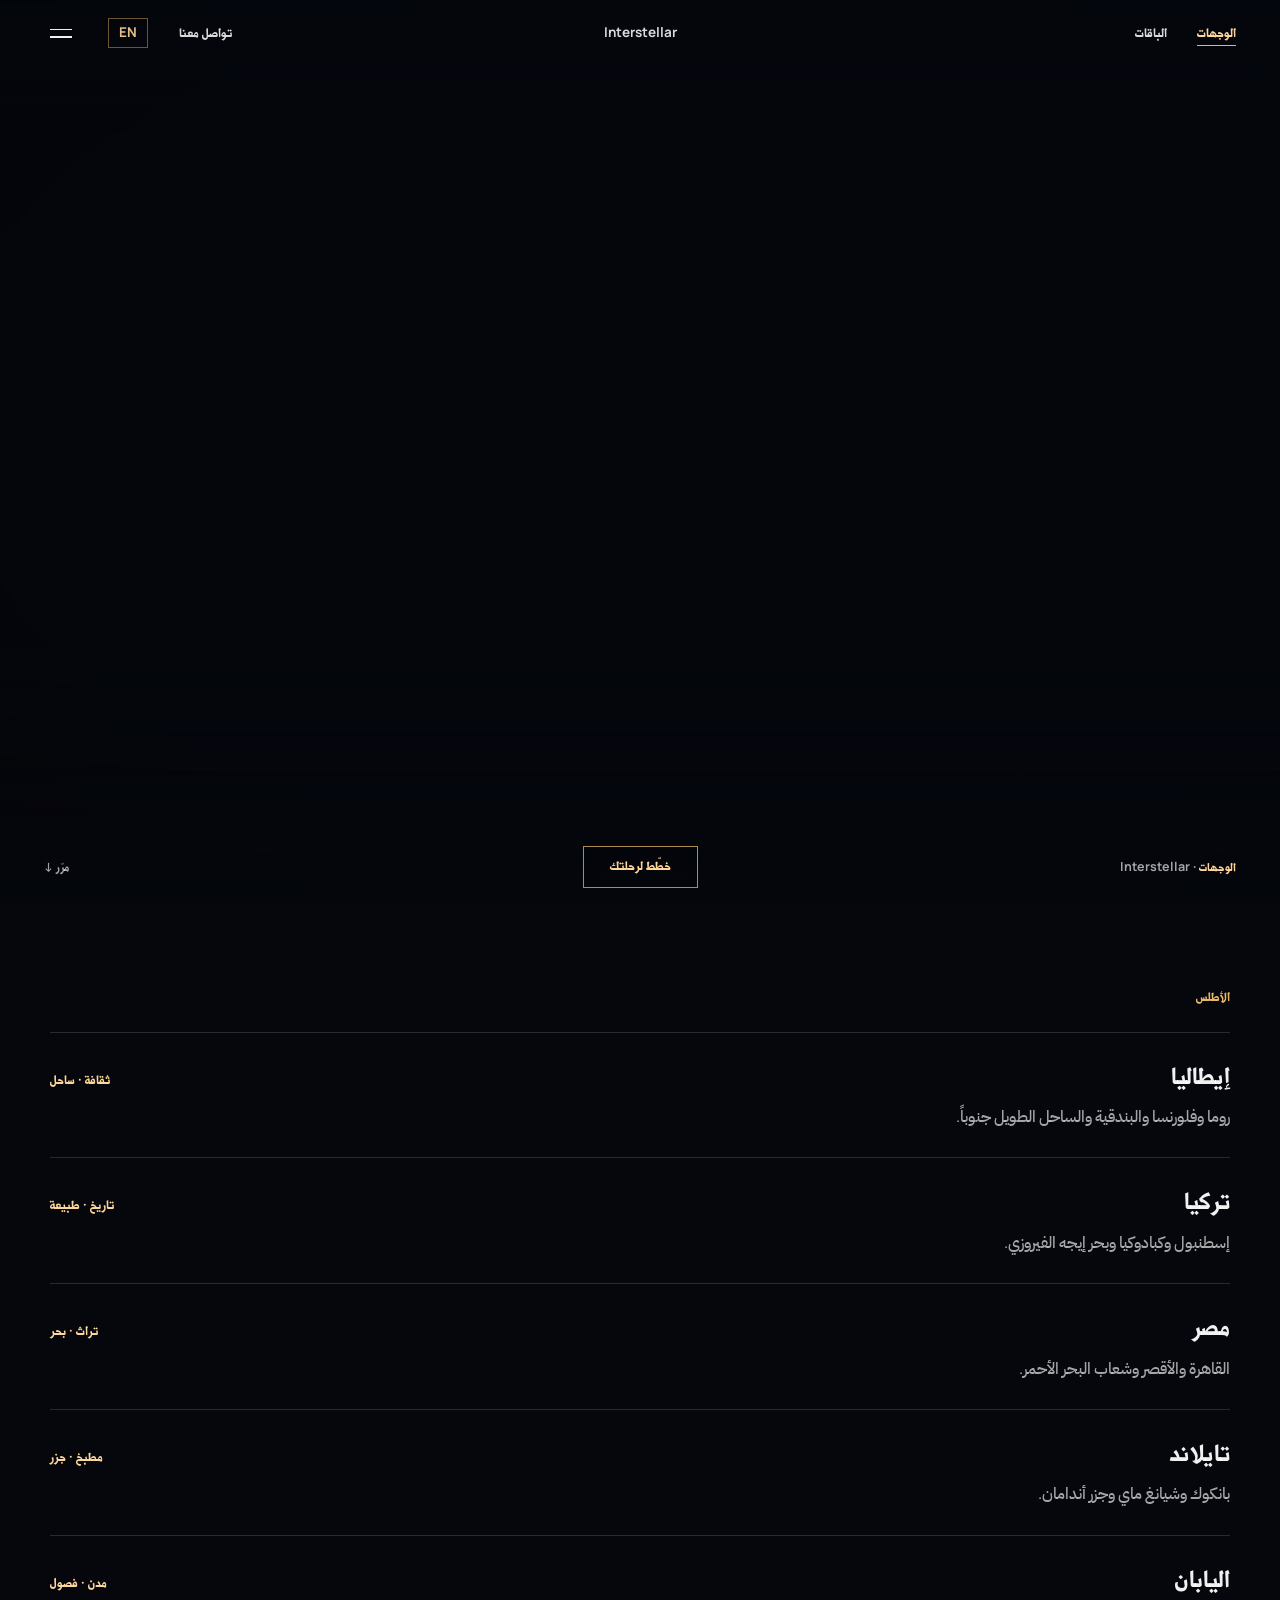
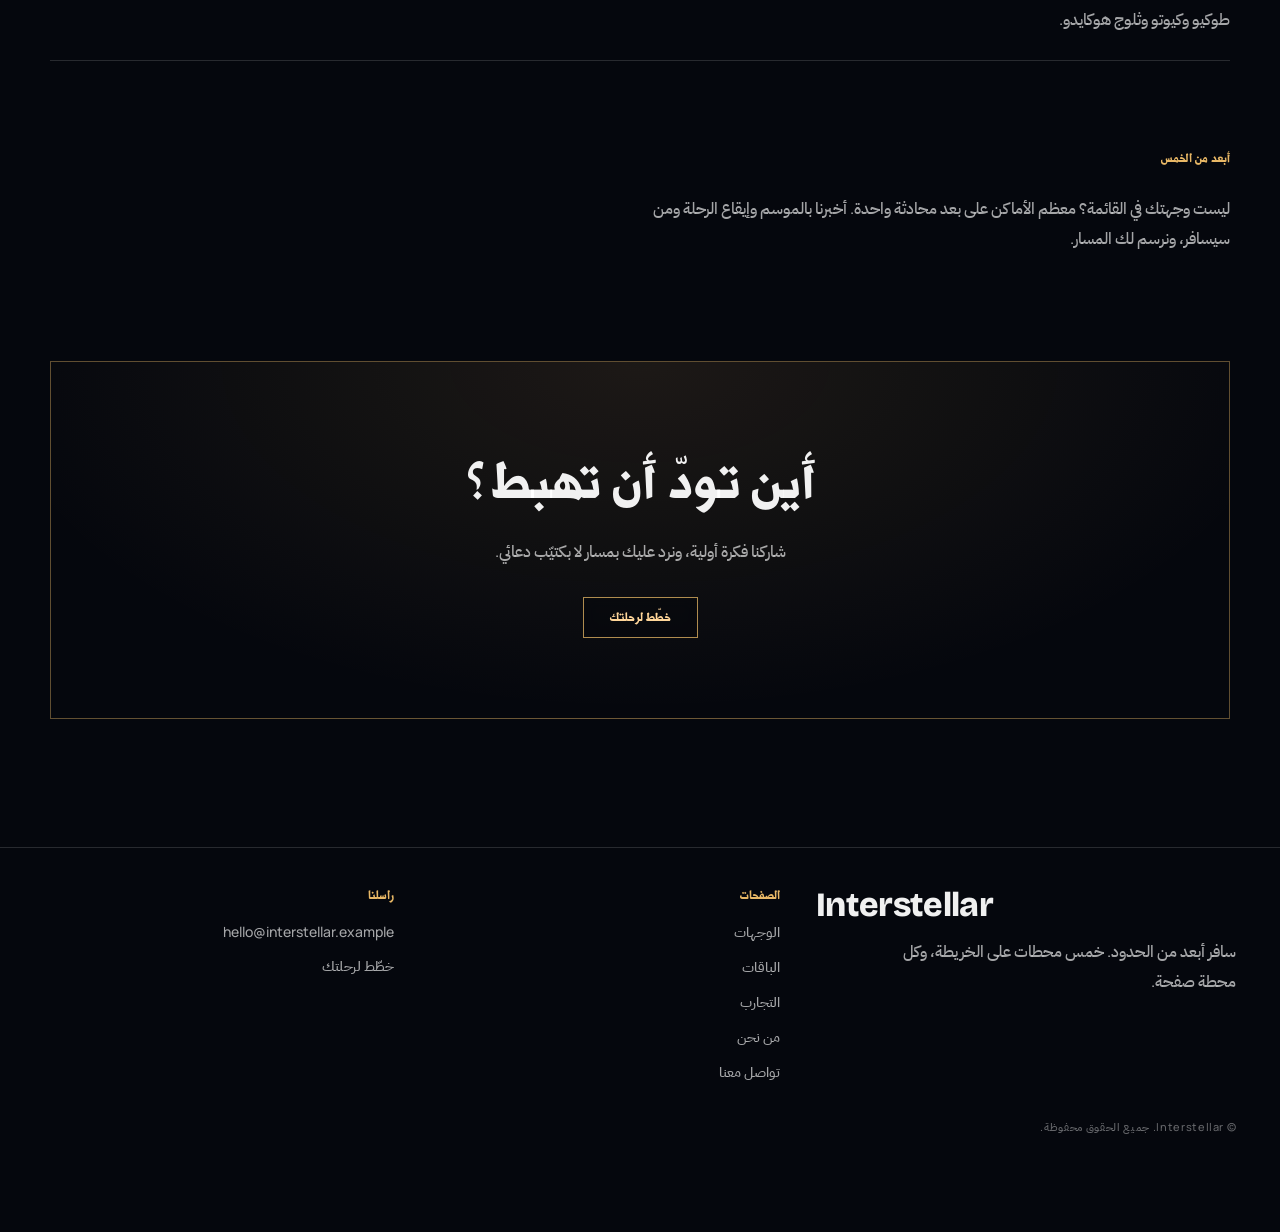
<file: ar/destinations.html>
<!doctype html>
<html lang="ar" dir="rtl">
<head>
<meta charset="utf-8">
<meta name="robots" content="noindex, nofollow">
<meta name="viewport" content="width=device-width, initial-scale=1, viewport-fit=cover">
<title>الوجهات | Interstellar</title>
<meta name="description" content="من العواصم العريقة إلى سواحل الجزر، أطلسٌ لأماكن تستحق الرحلة.">
<meta name="theme-color" content="#05070d">
<meta property="og:type" content="website">
<meta property="og:title" content="الوجهات | Interstellar">
<meta property="og:description" content="من العواصم العريقة إلى سواحل الجزر، أطلسٌ لأماكن تستحق الرحلة.">
<link rel="alternate" hreflang="en" href="../destinations.html">
<link rel="icon" href="data:image/svg+xml,%3Csvg xmlns='http://www.w3.org/2000/svg' viewBox='0 0 32 32'%3E%3Crect width='32' height='32' rx='7' fill='%2305070d'/%3E%3Cpath d='M16 4l3.2 9.2L28 16l-8.8 2.8L16 28l-3.2-9.2L4 16l8.8-2.8z' fill='%23e9b866'/%3E%3C/svg%3E">
<link rel="preload" href="../assets/fonts/bricolage-grotesque-var.woff2" as="font" type="font/woff2" crossorigin>
<link rel="preload" href="../assets/fonts/masmak.woff2" as="font" type="font/woff2" crossorigin>
<link rel="stylesheet" href="../css/site.css">
<script type="module" src="../js/page.js"></script>
</head>
<body class="inner" data-page="destinations" data-country="italy" data-index="0">
<a class="skip" href="#content">انتقل إلى المحتوى</a>
<header class="chrome-top nav">
  <nav class="nav-l" aria-label="التنقل الرئيسي">
    <a data-nav="destinations" href="destinations.html">الوجهات</a>
    <a data-nav="packages" href="packages.html">الباقات</a>
  </nav>
  <a class="brand" href="index.html" aria-label="Interstellar، الصفحة الرئيسية" lang="en" dir="ltr">Interstellar</a>
  <div class="nav-r">
    <a class="nav-link" data-nav="contact" href="contact.html">تواصل معنا</a>
    <a class="lang-switch" href="../destinations.html" hreflang="en" lang="en">EN</a>
    <button class="burger" type="button" data-menu-toggle aria-label="افتح قائمة المسار" aria-expanded="false" aria-controls="menu"><i></i><i></i></button>
  </div>
</header>
<main id="main">
  <section class="page-hero" aria-label="الوجهات">
    <canvas id="hero-world" aria-hidden="true"></canvas>
    <canvas id="hero-plane" aria-hidden="true"></canvas>
    <div class="page-hero-vignette"></div>
    <div class="page-hero-copy">
      <p class="kicker" data-part="0.1">01 · إلى أين</p>
      <h1><span class="scene-title page-title">الوجهات</span></h1>
      <p class="lead" data-part="0.3">من العواصم العريقة إلى سواحل الجزر، أطلسٌ لأماكن تستحق الرحلة.</p>
    </div>
  </section>
  <div class="content" id="content">
    <section class="block">
      <p class="label">الأطلس</p>
      <ul class="rows">
      <li class="row"><div><h3>إيطاليا</h3><p>روما وفلورنسا والبندقية والساحل الطويل جنوباً.</p></div><span class="meta">ثقافة · ساحل</span></li>
      <li class="row"><div><h3>تركيا</h3><p>إسطنبول وكبادوكيا وبحر إيجه الفيروزي.</p></div><span class="meta">تاريخ · طبيعة</span></li>
      <li class="row"><div><h3>مصر</h3><p>القاهرة والأقصر وشعاب البحر الأحمر.</p></div><span class="meta">تراث · بحر</span></li>
      <li class="row"><div><h3>تايلاند</h3><p>بانكوك وشيانغ ماي وجزر أندامان.</p></div><span class="meta">مطبخ · جزر</span></li>
      <li class="row"><div><h3>اليابان</h3><p>طوكيو وكيوتو وثلوج هوكايدو.</p></div><span class="meta">مدن · فصول</span></li>
      </ul>
    </section>
    <section class="block narrow">
      <p class="label">أبعد من الخمس</p>
      <p class="prose">ليست وجهتك في القائمة؟ معظم الأماكن على بعد محادثة واحدة. أخبرنا بالموسم وإيقاع الرحلة ومن سيسافر، ونرسم لك المسار.</p>
    </section>
    <section class="band">
      <h2>أين تودّ أن تهبط؟</h2>
      <p>شاركنا فكرة أولية، ونرد عليك بمسار لا بكتيّب دعائي.</p>
      <a class="cta" href="contact.html">خطّط لرحلتك</a>
    </section>
  </div>
</main>
<footer class="site-footer inner-footer">
  <div>
    <p class="foot-brand" lang="en" dir="ltr">Interstellar</p>
    <p class="foot-note">سافر أبعد من الحدود. خمس محطات على الخريطة، وكل محطة صفحة.</p>
  </div>
  <div>
    <h3>الصفحات</h3>
    <ul><li><a href="destinations.html">الوجهات</a></li><li><a href="packages.html">الباقات</a></li><li><a href="experiences.html">التجارب</a></li><li><a href="about.html">من نحن</a></li><li><a href="contact.html">تواصل معنا</a></li></ul>
  </div>
  <div>
    <h3>راسلنا</h3>
    <ul><li><a href="mailto:hello@interstellar.example" dir="ltr">hello@interstellar.example</a></li><li><a href="contact.html">خطّط لرحلتك</a></li></ul>
  </div>
</footer>
<p class="legal">© Interstellar. جميع الحقوق محفوظة.</p>
<div class="menu" id="menu" role="dialog" aria-modal="true" aria-label="قائمة المسار" aria-hidden="true">
  <div class="menu-head"><span class="tiny">المسار · خمس محطات</span><button class="tiny" type="button" data-menu-close>إغلاق ✕</button></div>
  <nav class="menu-grid" aria-label="كل الصفحات">
    <a class="card" data-nav="destinations" href="destinations.html">
      <canvas data-country="italy" aria-hidden="true"></canvas>
      <span class="card-meta"><span><span class="card-no">01</span><span class="card-name">الوجهات</span></span><span class="card-arrow" aria-hidden="true">←</span></span>
    </a>
    <a class="card" data-nav="packages" href="packages.html">
      <canvas data-country="turkey" aria-hidden="true"></canvas>
      <span class="card-meta"><span><span class="card-no">02</span><span class="card-name">الباقات</span></span><span class="card-arrow" aria-hidden="true">←</span></span>
    </a>
    <a class="card" data-nav="experiences" href="experiences.html">
      <canvas data-country="egypt" aria-hidden="true"></canvas>
      <span class="card-meta"><span><span class="card-no">03</span><span class="card-name">التجارب</span></span><span class="card-arrow" aria-hidden="true">←</span></span>
    </a>
    <a class="card" data-nav="about" href="about.html">
      <canvas data-country="thailand" aria-hidden="true"></canvas>
      <span class="card-meta"><span><span class="card-no">04</span><span class="card-name">من نحن</span></span><span class="card-arrow" aria-hidden="true">←</span></span>
    </a>
    <a class="card" data-nav="contact" href="contact.html">
      <canvas data-country="japan" aria-hidden="true"></canvas>
      <span class="card-meta"><span><span class="card-no">05</span><span class="card-name">تواصل معنا</span></span><span class="card-arrow" aria-hidden="true">←</span></span>
    </a>
  </nav>
</div>
<footer class="chrome-bottom">
  <p class="tiny" id="bar-left"><b>الوجهات</b> · Interstellar</p>
  <a class="cta" href="contact.html">خطّط لرحلتك</a>
  <p class="tiny tiny-r">مرّر ↓</p>
</footer>
</body>
</html>
</file>
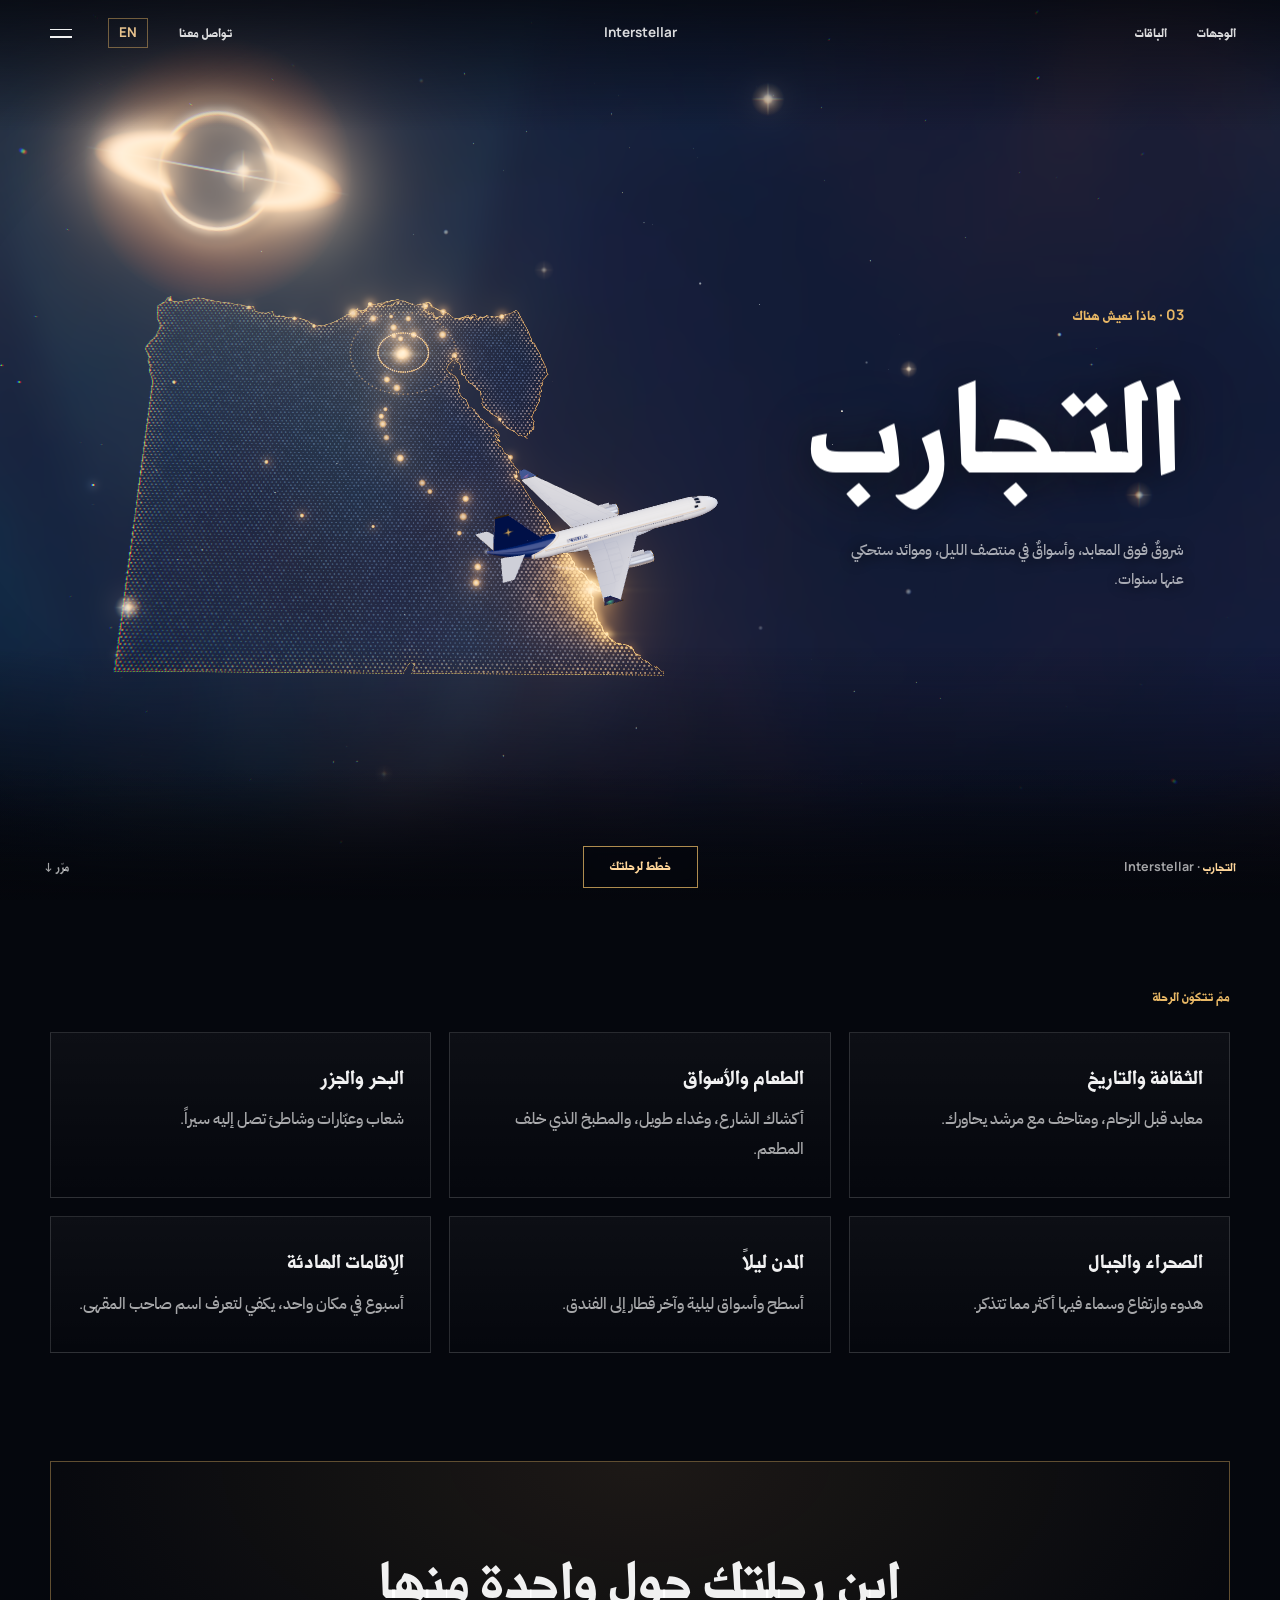
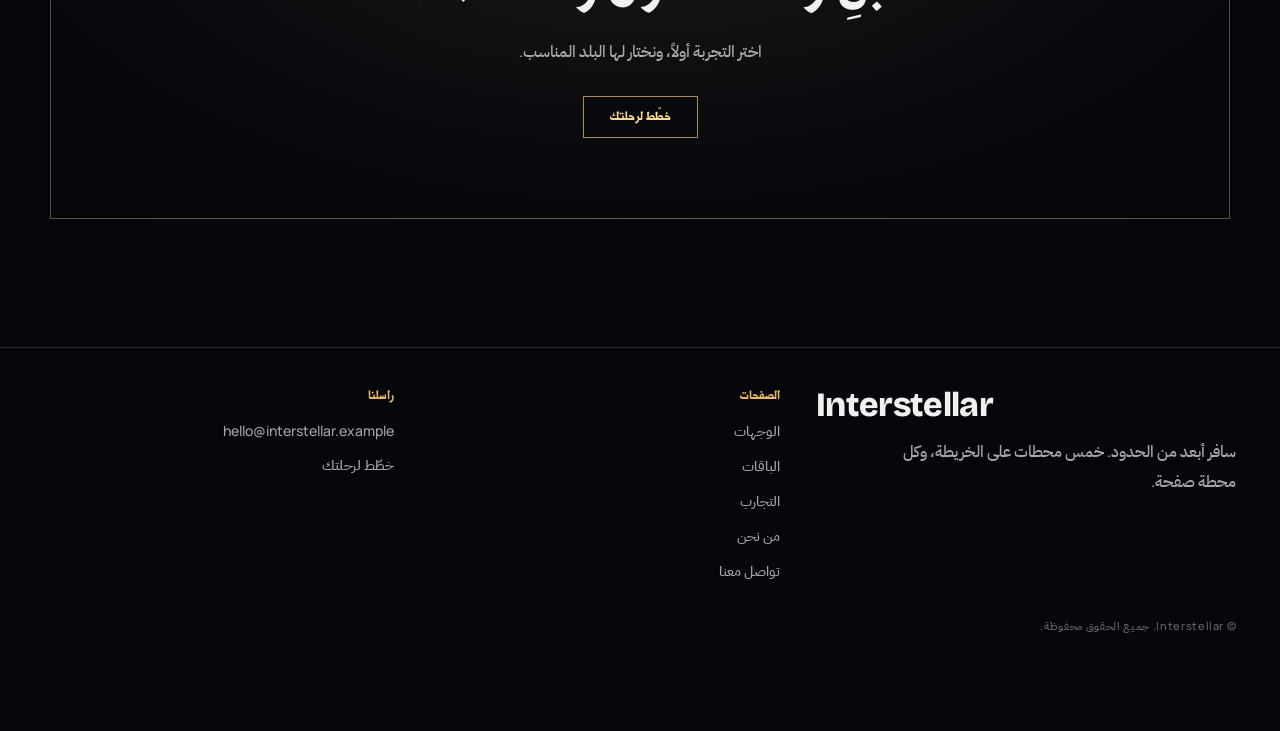
<file: ar/experiences.html>
<!doctype html>
<html lang="ar" dir="rtl">
<head>
<meta charset="utf-8">
<meta name="robots" content="noindex, nofollow">
<meta name="viewport" content="width=device-width, initial-scale=1, viewport-fit=cover">
<title>التجارب | Interstellar</title>
<meta name="description" content="شروقٌ فوق المعابد، وأسواقٌ في منتصف الليل، وموائد ستحكي عنها سنوات.">
<meta name="theme-color" content="#05070d">
<meta property="og:type" content="website">
<meta property="og:title" content="التجارب | Interstellar">
<meta property="og:description" content="شروقٌ فوق المعابد، وأسواقٌ في منتصف الليل، وموائد ستحكي عنها سنوات.">
<link rel="alternate" hreflang="en" href="../experiences.html">
<link rel="icon" href="data:image/svg+xml,%3Csvg xmlns='http://www.w3.org/2000/svg' viewBox='0 0 32 32'%3E%3Crect width='32' height='32' rx='7' fill='%2305070d'/%3E%3Cpath d='M16 4l3.2 9.2L28 16l-8.8 2.8L16 28l-3.2-9.2L4 16l8.8-2.8z' fill='%23e9b866'/%3E%3C/svg%3E">
<link rel="preload" href="../assets/fonts/bricolage-grotesque-var.woff2" as="font" type="font/woff2" crossorigin>
<link rel="preload" href="../assets/fonts/masmak.woff2" as="font" type="font/woff2" crossorigin>
<link rel="stylesheet" href="../css/site.css">
<script type="module" src="../js/page.js"></script>
</head>
<body class="inner" data-page="experiences" data-country="egypt" data-index="2">
<a class="skip" href="#content">انتقل إلى المحتوى</a>
<header class="chrome-top nav">
  <nav class="nav-l" aria-label="التنقل الرئيسي">
    <a data-nav="destinations" href="destinations.html">الوجهات</a>
    <a data-nav="packages" href="packages.html">الباقات</a>
  </nav>
  <a class="brand" href="index.html" aria-label="Interstellar، الصفحة الرئيسية" lang="en" dir="ltr">Interstellar</a>
  <div class="nav-r">
    <a class="nav-link" data-nav="contact" href="contact.html">تواصل معنا</a>
    <a class="lang-switch" href="../experiences.html" hreflang="en" lang="en">EN</a>
    <button class="burger" type="button" data-menu-toggle aria-label="افتح قائمة المسار" aria-expanded="false" aria-controls="menu"><i></i><i></i></button>
  </div>
</header>
<main id="main">
  <section class="page-hero" aria-label="التجارب">
    <canvas id="hero-world" aria-hidden="true"></canvas>
    <canvas id="hero-plane" aria-hidden="true"></canvas>
    <div class="page-hero-vignette"></div>
    <div class="page-hero-copy">
      <p class="kicker" data-part="0.1">03 · ماذا نعيش هناك</p>
      <h1><span class="scene-title page-title">التجارب</span></h1>
      <p class="lead" data-part="0.3">شروقٌ فوق المعابد، وأسواقٌ في منتصف الليل، وموائد ستحكي عنها سنوات.</p>
    </div>
  </section>
  <div class="content" id="content">
    <section class="block">
      <p class="label">ممّ تتكوّن الرحلة</p>
      <div class="grid3">
        <article class="tile"><h3>الثقافة والتاريخ</h3><p>معابد قبل الزحام، ومتاحف مع مرشد يحاورك.</p></article>
        <article class="tile"><h3>الطعام والأسواق</h3><p>أكشاك الشارع، وغداء طويل، والمطبخ الذي خلف المطعم.</p></article>
        <article class="tile"><h3>البحر والجزر</h3><p>شعاب وعبّارات وشاطئ تصل إليه سيراً.</p></article>
        <article class="tile"><h3>الصحراء والجبال</h3><p>هدوء وارتفاع وسماء فيها أكثر مما تتذكر.</p></article>
        <article class="tile"><h3>المدن ليلاً</h3><p>أسطح وأسواق ليلية وآخر قطار إلى الفندق.</p></article>
        <article class="tile"><h3>الإقامات الهادئة</h3><p>أسبوع في مكان واحد، يكفي لتعرف اسم صاحب المقهى.</p></article>
      </div>
    </section>
    <section class="band">
      <h2>ابنِ رحلتك حول واحدة منها</h2>
      <p>اختر التجربة أولاً، ونختار لها البلد المناسب.</p>
      <a class="cta" href="contact.html">خطّط لرحلتك</a>
    </section>
  </div>
</main>
<footer class="site-footer inner-footer">
  <div>
    <p class="foot-brand" lang="en" dir="ltr">Interstellar</p>
    <p class="foot-note">سافر أبعد من الحدود. خمس محطات على الخريطة، وكل محطة صفحة.</p>
  </div>
  <div>
    <h3>الصفحات</h3>
    <ul><li><a href="destinations.html">الوجهات</a></li><li><a href="packages.html">الباقات</a></li><li><a href="experiences.html">التجارب</a></li><li><a href="about.html">من نحن</a></li><li><a href="contact.html">تواصل معنا</a></li></ul>
  </div>
  <div>
    <h3>راسلنا</h3>
    <ul><li><a href="mailto:hello@interstellar.example" dir="ltr">hello@interstellar.example</a></li><li><a href="contact.html">خطّط لرحلتك</a></li></ul>
  </div>
</footer>
<p class="legal">© Interstellar. جميع الحقوق محفوظة.</p>
<div class="menu" id="menu" role="dialog" aria-modal="true" aria-label="قائمة المسار" aria-hidden="true">
  <div class="menu-head"><span class="tiny">المسار · خمس محطات</span><button class="tiny" type="button" data-menu-close>إغلاق ✕</button></div>
  <nav class="menu-grid" aria-label="كل الصفحات">
    <a class="card" data-nav="destinations" href="destinations.html">
      <canvas data-country="italy" aria-hidden="true"></canvas>
      <span class="card-meta"><span><span class="card-no">01</span><span class="card-name">الوجهات</span></span><span class="card-arrow" aria-hidden="true">←</span></span>
    </a>
    <a class="card" data-nav="packages" href="packages.html">
      <canvas data-country="turkey" aria-hidden="true"></canvas>
      <span class="card-meta"><span><span class="card-no">02</span><span class="card-name">الباقات</span></span><span class="card-arrow" aria-hidden="true">←</span></span>
    </a>
    <a class="card" data-nav="experiences" href="experiences.html">
      <canvas data-country="egypt" aria-hidden="true"></canvas>
      <span class="card-meta"><span><span class="card-no">03</span><span class="card-name">التجارب</span></span><span class="card-arrow" aria-hidden="true">←</span></span>
    </a>
    <a class="card" data-nav="about" href="about.html">
      <canvas data-country="thailand" aria-hidden="true"></canvas>
      <span class="card-meta"><span><span class="card-no">04</span><span class="card-name">من نحن</span></span><span class="card-arrow" aria-hidden="true">←</span></span>
    </a>
    <a class="card" data-nav="contact" href="contact.html">
      <canvas data-country="japan" aria-hidden="true"></canvas>
      <span class="card-meta"><span><span class="card-no">05</span><span class="card-name">تواصل معنا</span></span><span class="card-arrow" aria-hidden="true">←</span></span>
    </a>
  </nav>
</div>
<footer class="chrome-bottom">
  <p class="tiny" id="bar-left"><b>التجارب</b> · Interstellar</p>
  <a class="cta" href="contact.html">خطّط لرحلتك</a>
  <p class="tiny tiny-r">مرّر ↓</p>
</footer>
</body>
</html>
</file>
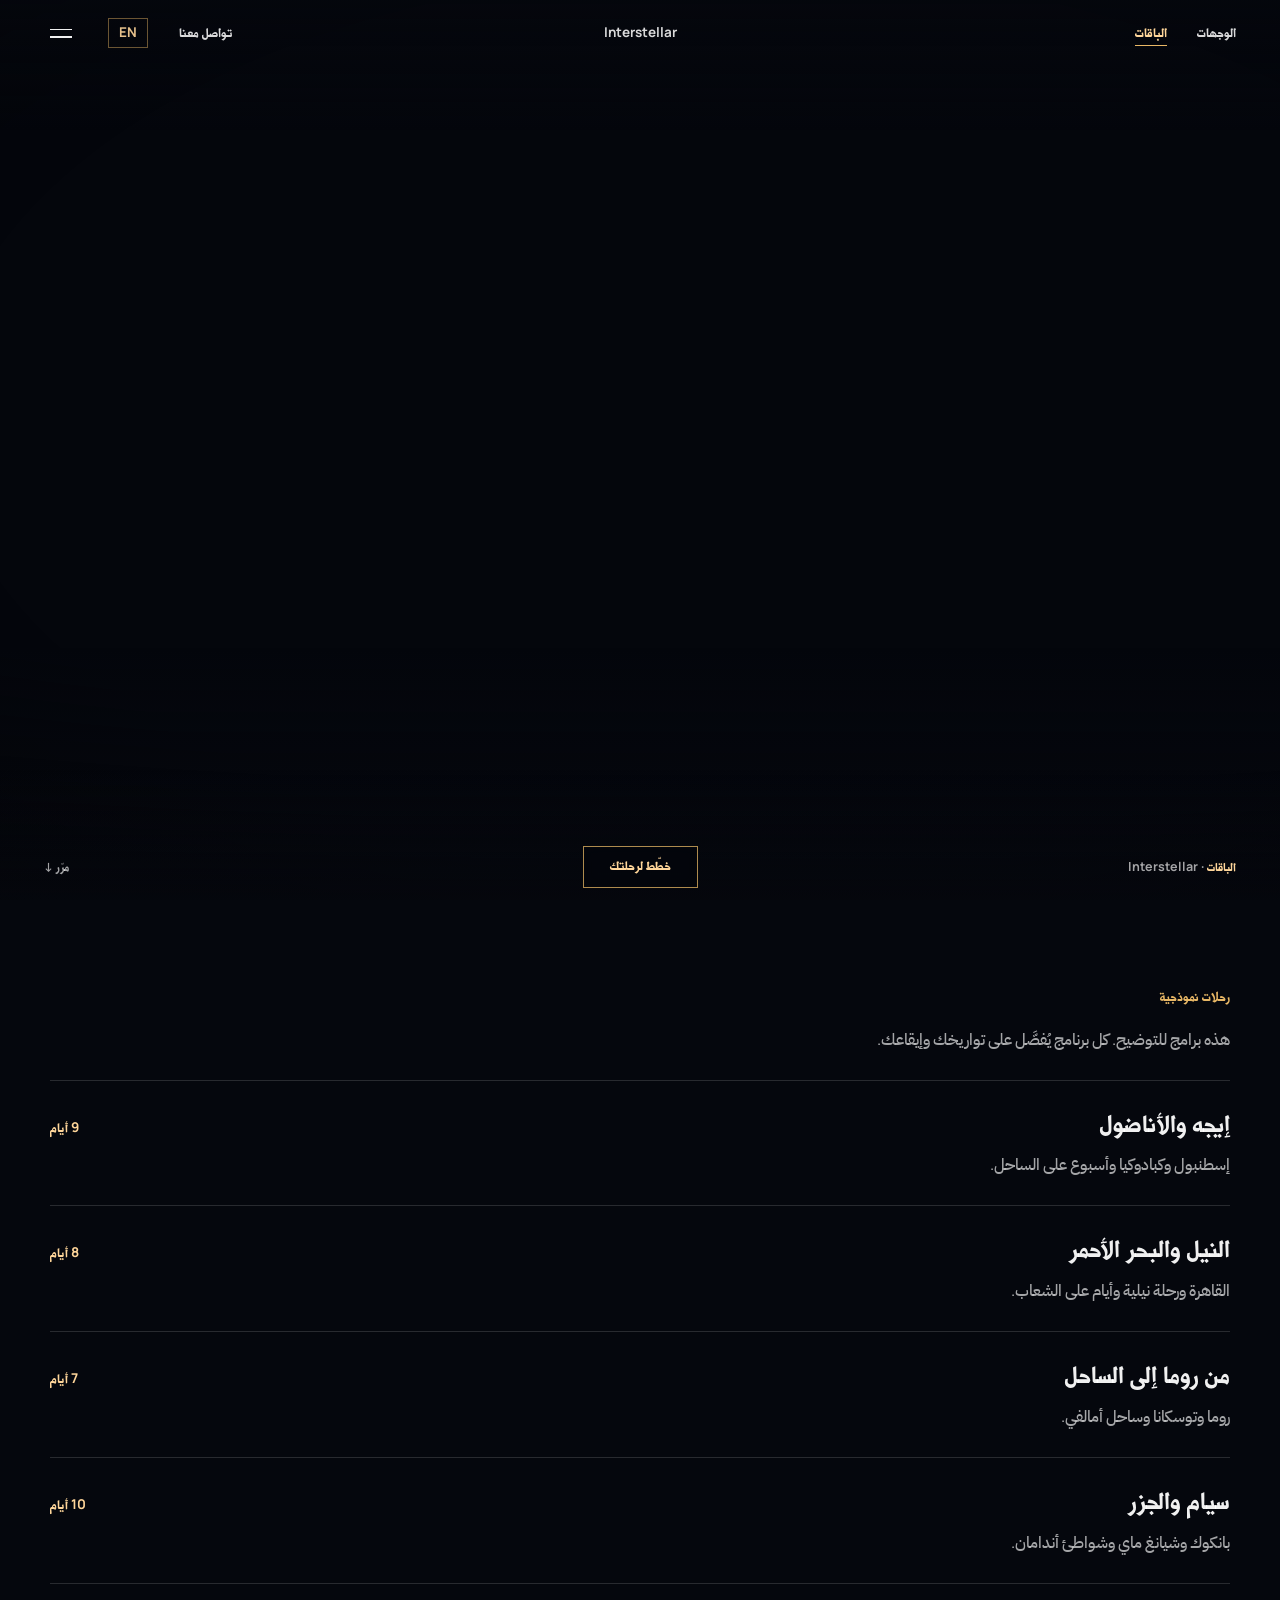
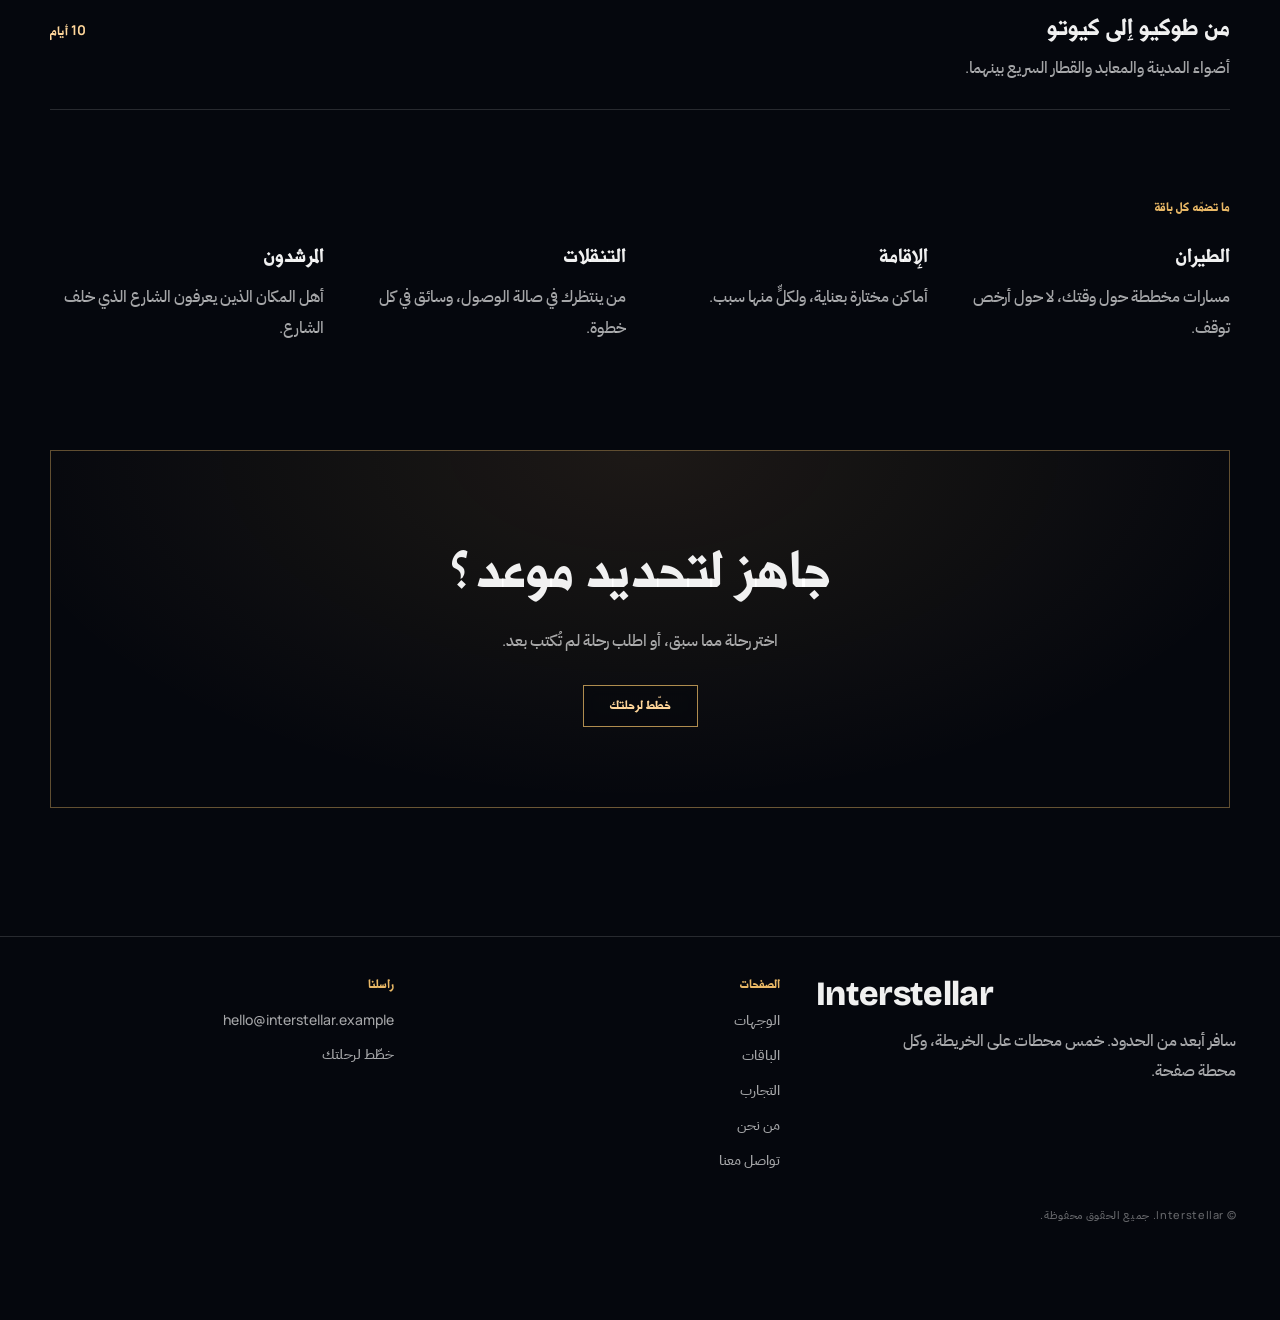
<file: ar/packages.html>
<!doctype html>
<html lang="ar" dir="rtl">
<head>
<meta charset="utf-8">
<meta name="robots" content="noindex, nofollow">
<meta name="viewport" content="width=device-width, initial-scale=1, viewport-fit=cover">
<title>الباقات | Interstellar</title>
<meta name="description" content="طيرانٌ وإقامة ومرشدون في رحلة واحدة، تمضي على موعدها وتترك لك متسعاً للتجوال.">
<meta name="theme-color" content="#05070d">
<meta property="og:type" content="website">
<meta property="og:title" content="الباقات | Interstellar">
<meta property="og:description" content="طيرانٌ وإقامة ومرشدون في رحلة واحدة، تمضي على موعدها وتترك لك متسعاً للتجوال.">
<link rel="alternate" hreflang="en" href="../packages.html">
<link rel="icon" href="data:image/svg+xml,%3Csvg xmlns='http://www.w3.org/2000/svg' viewBox='0 0 32 32'%3E%3Crect width='32' height='32' rx='7' fill='%2305070d'/%3E%3Cpath d='M16 4l3.2 9.2L28 16l-8.8 2.8L16 28l-3.2-9.2L4 16l8.8-2.8z' fill='%23e9b866'/%3E%3C/svg%3E">
<link rel="preload" href="../assets/fonts/bricolage-grotesque-var.woff2" as="font" type="font/woff2" crossorigin>
<link rel="preload" href="../assets/fonts/masmak.woff2" as="font" type="font/woff2" crossorigin>
<link rel="stylesheet" href="../css/site.css">
<script type="module" src="../js/page.js"></script>
</head>
<body class="inner" data-page="packages" data-country="turkey" data-index="1">
<a class="skip" href="#content">انتقل إلى المحتوى</a>
<header class="chrome-top nav">
  <nav class="nav-l" aria-label="التنقل الرئيسي">
    <a data-nav="destinations" href="destinations.html">الوجهات</a>
    <a data-nav="packages" href="packages.html">الباقات</a>
  </nav>
  <a class="brand" href="index.html" aria-label="Interstellar، الصفحة الرئيسية" lang="en" dir="ltr">Interstellar</a>
  <div class="nav-r">
    <a class="nav-link" data-nav="contact" href="contact.html">تواصل معنا</a>
    <a class="lang-switch" href="../packages.html" hreflang="en" lang="en">EN</a>
    <button class="burger" type="button" data-menu-toggle aria-label="افتح قائمة المسار" aria-expanded="false" aria-controls="menu"><i></i><i></i></button>
  </div>
</header>
<main id="main">
  <section class="page-hero" aria-label="الباقات">
    <canvas id="hero-world" aria-hidden="true"></canvas>
    <canvas id="hero-plane" aria-hidden="true"></canvas>
    <div class="page-hero-vignette"></div>
    <div class="page-hero-copy">
      <p class="kicker" data-part="0.1">02 · كيف نسافر</p>
      <h1><span class="scene-title page-title">الباقات</span></h1>
      <p class="lead" data-part="0.3">طيرانٌ وإقامة ومرشدون في رحلة واحدة، تمضي على موعدها وتترك لك متسعاً للتجوال.</p>
    </div>
  </section>
  <div class="content" id="content">
    <section class="block">
      <p class="label">رحلات نموذجية</p>
      <p class="note">هذه برامج للتوضيح. كل برنامج يُفصَّل على تواريخك وإيقاعك.</p>
      <ul class="rows">
      <li class="row"><div><h3>إيجه والأناضول</h3><p>إسطنبول وكبادوكيا وأسبوع على الساحل.</p></div><span class="meta">9 أيام</span></li>
      <li class="row"><div><h3>النيل والبحر الأحمر</h3><p>القاهرة ورحلة نيلية وأيام على الشعاب.</p></div><span class="meta">8 أيام</span></li>
      <li class="row"><div><h3>من روما إلى الساحل</h3><p>روما وتوسكانا وساحل أمالفي.</p></div><span class="meta">7 أيام</span></li>
      <li class="row"><div><h3>سيام والجزر</h3><p>بانكوك وشيانغ ماي وشواطئ أندامان.</p></div><span class="meta">10 أيام</span></li>
      <li class="row"><div><h3>من طوكيو إلى كيوتو</h3><p>أضواء المدينة والمعابد والقطار السريع بينهما.</p></div><span class="meta">10 أيام</span></li>
      </ul>
    </section>
    <section class="block">
      <p class="label">ما تضمّه كل باقة</p>
      <div class="grid4">
        <div><h3>الطيران</h3><p>مسارات مخططة حول وقتك، لا حول أرخص توقف.</p></div>
        <div><h3>الإقامة</h3><p>أماكن مختارة بعناية، ولكلٍّ منها سبب.</p></div>
        <div><h3>التنقلات</h3><p>من ينتظرك في صالة الوصول، وسائق في كل خطوة.</p></div>
        <div><h3>المرشدون</h3><p>أهل المكان الذين يعرفون الشارع الذي خلف الشارع.</p></div>
      </div>
    </section>
    <section class="band">
      <h2>جاهز لتحديد موعد؟</h2>
      <p>اختر رحلة مما سبق، أو اطلب رحلة لم تُكتب بعد.</p>
      <a class="cta" href="contact.html">خطّط لرحلتك</a>
    </section>
  </div>
</main>
<footer class="site-footer inner-footer">
  <div>
    <p class="foot-brand" lang="en" dir="ltr">Interstellar</p>
    <p class="foot-note">سافر أبعد من الحدود. خمس محطات على الخريطة، وكل محطة صفحة.</p>
  </div>
  <div>
    <h3>الصفحات</h3>
    <ul><li><a href="destinations.html">الوجهات</a></li><li><a href="packages.html">الباقات</a></li><li><a href="experiences.html">التجارب</a></li><li><a href="about.html">من نحن</a></li><li><a href="contact.html">تواصل معنا</a></li></ul>
  </div>
  <div>
    <h3>راسلنا</h3>
    <ul><li><a href="mailto:hello@interstellar.example" dir="ltr">hello@interstellar.example</a></li><li><a href="contact.html">خطّط لرحلتك</a></li></ul>
  </div>
</footer>
<p class="legal">© Interstellar. جميع الحقوق محفوظة.</p>
<div class="menu" id="menu" role="dialog" aria-modal="true" aria-label="قائمة المسار" aria-hidden="true">
  <div class="menu-head"><span class="tiny">المسار · خمس محطات</span><button class="tiny" type="button" data-menu-close>إغلاق ✕</button></div>
  <nav class="menu-grid" aria-label="كل الصفحات">
    <a class="card" data-nav="destinations" href="destinations.html">
      <canvas data-country="italy" aria-hidden="true"></canvas>
      <span class="card-meta"><span><span class="card-no">01</span><span class="card-name">الوجهات</span></span><span class="card-arrow" aria-hidden="true">←</span></span>
    </a>
    <a class="card" data-nav="packages" href="packages.html">
      <canvas data-country="turkey" aria-hidden="true"></canvas>
      <span class="card-meta"><span><span class="card-no">02</span><span class="card-name">الباقات</span></span><span class="card-arrow" aria-hidden="true">←</span></span>
    </a>
    <a class="card" data-nav="experiences" href="experiences.html">
      <canvas data-country="egypt" aria-hidden="true"></canvas>
      <span class="card-meta"><span><span class="card-no">03</span><span class="card-name">التجارب</span></span><span class="card-arrow" aria-hidden="true">←</span></span>
    </a>
    <a class="card" data-nav="about" href="about.html">
      <canvas data-country="thailand" aria-hidden="true"></canvas>
      <span class="card-meta"><span><span class="card-no">04</span><span class="card-name">من نحن</span></span><span class="card-arrow" aria-hidden="true">←</span></span>
    </a>
    <a class="card" data-nav="contact" href="contact.html">
      <canvas data-country="japan" aria-hidden="true"></canvas>
      <span class="card-meta"><span><span class="card-no">05</span><span class="card-name">تواصل معنا</span></span><span class="card-arrow" aria-hidden="true">←</span></span>
    </a>
  </nav>
</div>
<footer class="chrome-bottom">
  <p class="tiny" id="bar-left"><b>الباقات</b> · Interstellar</p>
  <a class="cta" href="contact.html">خطّط لرحلتك</a>
  <p class="tiny tiny-r">مرّر ↓</p>
</footer>
</body>
</html>
</file>
<file: css/site.css>
/* Interstellar — الأنماط المشتركة لكل الصفحات */
@font-face { font-family: "Bricolage Grotesque"; src: url("../assets/fonts/bricolage-grotesque-var.woff2") format("woff2-variations"); font-weight: 200 800; font-display: swap; }
@font-face { font-family: "Manrope"; src: url("../assets/fonts/manrope-500.woff2") format("woff2"); font-weight: 500; font-display: swap; }
@font-face { font-family: "Manrope"; src: url("../assets/fonts/manrope-600.woff2") format("woff2"); font-weight: 600; font-display: swap; }
@font-face { font-family: "Manrope"; src: url("../assets/fonts/manrope-700.woff2") format("woff2"); font-weight: 700; font-display: swap; }
/* العربية: «المصمك» من منصة خطوط وزارة الثقافة (إهداء المحترف) للعناوين والتسميات، وIBM Plex Sans Arabic (OFL) للفقرات. */
@font-face { font-family: "Masmak"; src: url("../assets/fonts/masmak.woff2") format("woff2"); font-weight: 700; font-display: swap; unicode-range: U+0600-06FF, U+0750-077F, U+08A0-08FF, U+FB50-FDFF, U+FE70-FEFF, U+200C-200F; }
@font-face { font-family: "IBM Plex Sans Arabic"; src: url("../assets/fonts/plex-arabic-400.woff2") format("woff2"); font-weight: 400; font-display: swap; unicode-range: U+0600-06FF, U+0750-077F, U+0870-088E, U+0890-0891, U+0897-08E1, U+08E3-08FF, U+200C-200E, U+2010-2011, U+204F, U+2E41, U+FB50-FDFF, U+FE70-FE74, U+FE76-FEFC; }
@font-face { font-family: "IBM Plex Sans Arabic"; src: url("../assets/fonts/plex-arabic-500.woff2") format("woff2"); font-weight: 500; font-display: swap; unicode-range: U+0600-06FF, U+0750-077F, U+0870-088E, U+0890-0891, U+0897-08E1, U+08E3-08FF, U+200C-200E, U+2010-2011, U+204F, U+2E41, U+FB50-FDFF, U+FE70-FE74, U+FE76-FEFC; }

:root {
  --ink: #05070d;
  --ink-2: #0a0f1c;
  --line: rgba(255, 255, 255, .14);
  --gold: #e9b866;
  --gold-2: #ffd69a;
  --cream: #f6efe3;
  --text: rgba(255, 255, 255, .94);
  --dim: rgba(255, 255, 255, .64);
  --f-display: "Bricolage Grotesque", "Segoe UI", system-ui, sans-serif;
  --f-ui: "Manrope", "Segoe UI", system-ui, sans-serif;
  --pad: clamp(18px, 3.4vw, 48px);
  --bar-h: 66px;
  color-scheme: dark;
}
@view-transition { navigation: auto; }

*, *::before, *::after { box-sizing: border-box; }
html { background: var(--ink); -webkit-text-size-adjust: 100%; scrollbar-width: thin; scrollbar-color: rgba(233, 184, 102, .45) transparent; }
::-webkit-scrollbar { width: 8px; }
::-webkit-scrollbar-track { background: transparent; }
::-webkit-scrollbar-thumb { background: rgba(233, 184, 102, .4); }
body { margin: 0; min-height: 100vh; background: var(--ink); color: var(--text); font-family: var(--f-ui); font-weight: 500; -webkit-font-smoothing: antialiased; overflow-x: hidden; }
a { color: inherit; text-decoration: none; }
img, canvas, svg { display: block; max-width: 100%; }
h1, h2, h3, p, ul { margin: 0; }
ul { padding: 0; list-style: none; }
button { font: inherit; color: inherit; background: none; border: 0; padding: 0; cursor: pointer; }
:focus-visible { outline: 2px solid var(--gold); outline-offset: 4px; }
.skip { position: fixed; left: 12px; top: -60px; z-index: 100; background: var(--gold); color: var(--ink); padding: 10px 16px; font: 700 12px var(--f-ui); letter-spacing: .12em; text-transform: uppercase; transition: top .2s; }
.skip:focus { top: 12px; }
.sr-only { position: absolute; width: 1px; height: 1px; overflow: hidden; clip-path: inset(50%); white-space: nowrap; }

/* ---------- الإطار الثابت: أعلى ---------- */
.chrome-top { position: fixed; z-index: 30; inset: 0 0 auto 0; height: calc(var(--bar-h) + env(safe-area-inset-top, 0px)); padding: env(safe-area-inset-top, 0px) var(--pad) 0; display: grid; grid-template-columns: 1fr auto 1fr; align-items: center; }
.chrome-top::before, .chrome-bottom::before { content: ""; position: absolute; left: 0; right: 0; height: 130px; pointer-events: none; z-index: -1; }
.chrome-top::before { top: 0; background: linear-gradient(to bottom, rgba(5, 7, 13, .78), rgba(5, 7, 13, 0)); }
.nav-l, .nav-r { display: flex; align-items: center; gap: clamp(18px, 2.4vw, 34px); }
.nav-r { justify-content: flex-end; }
.nav a, .tiny { font: 700 10px/1 var(--f-ui); letter-spacing: .27em; text-transform: uppercase; }
.nav a { position: relative; padding: 8px 0; opacity: .9; transition: opacity .2s, color .2s; }
.nav a::after { content: ""; position: absolute; left: 0; right: 0; bottom: 2px; height: 1px; background: var(--gold); transform: scaleX(0); transform-origin: left; transition: transform .35s; }
.nav a:hover, .nav a[aria-current] { opacity: 1; color: var(--gold-2); }
.nav a:hover::after, .nav a[aria-current]::after { transform: scaleX(1); }
.brand { font: 700 11px/1 var(--f-ui); letter-spacing: .5em; text-transform: uppercase; padding-left: .5em; white-space: nowrap; }
.brand:hover { color: var(--gold-2); }
.burger { width: 34px; height: 34px; display: grid; place-content: center; gap: 6px; }
.burger i { display: block; width: 22px; height: 1.5px; background: currentColor; transition: transform .3s, opacity .3s; }
.menu-open .burger i:nth-child(1) { transform: translateY(3.75px) rotate(45deg); }
.menu-open .burger i:nth-child(2) { transform: translateY(-3.75px) rotate(-45deg); }

/* ---------- الإطار الثابت: أسفل ---------- */
.chrome-bottom { position: fixed; z-index: 30; inset: auto 0 0 0; height: calc(var(--bar-h) + env(safe-area-inset-bottom, 0px)); padding: 0 var(--pad) env(safe-area-inset-bottom, 0px); display: grid; grid-template-columns: 1fr auto 1fr; align-items: center; gap: 16px; }
.chrome-bottom::before { bottom: 0; background: linear-gradient(to top, rgba(5, 7, 13, .8), rgba(5, 7, 13, 0)); }
.tiny { color: var(--dim); font-size: 9.5px; letter-spacing: .24em; white-space: nowrap; }
.tiny b { color: var(--gold-2); font-weight: 700; }
.tiny-r { text-align: end; }
.nav a.lang-switch { padding: 7px 10px; border: 1px solid rgba(233, 184, 102, .5); color: var(--gold-2); letter-spacing: .1em; transition: background .25s, color .25s; }
.nav a.lang-switch::after { display: none; }
.nav a.lang-switch:hover { background: var(--gold); color: var(--ink); }
.nav a.lang-switch[lang="ar"] { font-family: "Masmak", var(--f-ui); font-size: 13px; letter-spacing: 0; text-transform: none; padding: 6px 12px 8px; }
.cta { display: inline-flex; align-items: center; padding: 14px 28px; border: 1px solid rgba(233, 184, 102, .75); background: rgba(5, 7, 13, .38); backdrop-filter: blur(6px); -webkit-backdrop-filter: blur(6px); color: var(--gold-2); font: 700 9.5px/1 var(--f-ui); letter-spacing: .3em; text-transform: uppercase; transition: background .3s, color .3s, border-color .3s; }
.cta:hover { background: var(--gold); color: var(--ink); border-color: var(--gold); }

/* ---------- قائمة الخريطة ---------- */
.menu { position: fixed; inset: 0; z-index: 25; background: rgba(5, 7, 13, .96); backdrop-filter: blur(14px); -webkit-backdrop-filter: blur(14px); padding: calc(var(--bar-h) + 28px) var(--pad) calc(var(--bar-h) + 20px); display: flex; flex-direction: column; justify-content: center; opacity: 0; visibility: hidden; transition: opacity .45s, visibility .45s; overflow-y: auto; }
.menu-open .menu { opacity: 1; visibility: visible; }
.menu-head { display: flex; justify-content: space-between; align-items: baseline; margin-bottom: clamp(18px, 4vh, 40px); }
.menu .tiny { color: var(--gold); }
.menu-grid { display: grid; grid-template-columns: repeat(5, 1fr); gap: clamp(10px, 1.6vw, 24px); max-width: 1500px; width: 100%; margin: 0 auto; }

/* ---------- بطاقات الدول (قائمة + ذيل الرئيسية + صفحات الداخل) ---------- */
.card { position: relative; display: block; border: 1px solid var(--line); background: linear-gradient(180deg, rgba(255, 255, 255, .025), rgba(255, 255, 255, 0)); transition: border-color .35s, transform .5s cubic-bezier(.2, .8, .2, 1); }
.card:hover, .card:focus-visible { border-color: rgba(233, 184, 102, .65); transform: translateY(-4px); }
.card[aria-current="page"] { border-color: rgba(233, 184, 102, .6); }
.card canvas { width: 100%; aspect-ratio: 1 / 1.05; }
.card-meta { display: flex; align-items: flex-end; justify-content: space-between; gap: 10px; padding: 0 18px 18px; }
.card-no { font: 700 10px/1 var(--f-ui); letter-spacing: .3em; color: var(--gold); display: block; margin-bottom: 10px; }
.card-name { font: 800 clamp(20px, 1.9vw, 28px)/1 var(--f-display); letter-spacing: -.01em; }
.card-arrow { font: 500 18px/1 var(--f-ui); color: var(--gold-2); transition: transform .3s; }
.card:hover .card-arrow { transform: translateX(5px); }

/* ---------- الصفحة الرئيسية: طبقات المشهد ---------- */
body.landing { background: var(--ink); }
#world, #plane { position: fixed; inset: 0; width: 100%; height: 100%; display: block; pointer-events: none; }
#world { z-index: 0; }
#plane { z-index: 3; }
.stage { position: fixed; inset: 0; z-index: 2; pointer-events: none; }
.vignette { position: fixed; inset: 0; z-index: 4; pointer-events: none; background: radial-gradient(120% 95% at 50% 46%, transparent 52%, rgba(0, 0, 0, .6) 100%); }
.grain { position: fixed; inset: -50%; z-index: 4; pointer-events: none; opacity: .055; background-image: url("data:image/svg+xml;utf8,<svg xmlns='http://www.w3.org/2000/svg' width='180' height='180'><filter id='n'><feTurbulence type='fractalNoise' baseFrequency='.9' numOctaves='2' stitchTiles='stitch'/><feColorMatrix values='0 0 0 0 1  0 0 0 0 1  0 0 0 0 1  0 0 0 1.1 0'/></filter><rect width='100%' height='100%' filter='url(%23n)'/></svg>"); }

.scene { position: absolute; visibility: hidden; max-width: min(46vw, 760px); }
.scene[data-align="left"] { left: calc(var(--pad) * 2.2); top: 47%; transform: translateY(-50%); text-align: left; }
.scene[data-align="right"] { right: calc(var(--pad) * 2.2); top: 47%; transform: translateY(-50%); text-align: right; display: flex; flex-direction: column; align-items: flex-end; }
.scene[data-align="center"] { left: 50%; top: 25%; transform: translate(-50%, -50%); text-align: center; max-width: 70vw; display: flex; flex-direction: column; align-items: center; }
.scene[data-align="center"] .lead { margin-top: 14px; }
.scene[data-align="center"] .enter { margin-top: 16px; }
.scene-hero { left: 50%; top: 39%; transform: translate(-50%, -50%); text-align: center; max-width: 92vw; display: flex; flex-direction: column; align-items: center; visibility: visible; }
.scene-title { display: block; font: 800 var(--fs, 96px)/.94 var(--f-display); letter-spacing: -.02em; color: #fff; text-shadow: 0 2px 40px rgba(5, 7, 13, .6), 0 0 90px rgba(233, 184, 102, .14); }
a.scene-title { pointer-events: auto; }
.scene-title .w { display: inline-block; white-space: nowrap; }
.ch { display: inline-block; will-change: transform, opacity, filter; }
.kicker { font: 700 10.5px/1 var(--f-ui); letter-spacing: .36em; text-transform: uppercase; color: var(--gold); margin-bottom: clamp(14px, 2.2vh, 22px); }
.lead { font: 500 clamp(12.5px, 1.02vw, 15px)/1.78 var(--f-ui); letter-spacing: .02em; color: var(--dim); max-width: 36ch; margin-top: clamp(16px, 2.6vh, 26px); text-shadow: 0 1px 14px rgba(5, 7, 13, .8); }
.scene-hero .lead { font-size: clamp(11px, .9vw, 13px); letter-spacing: .34em; text-transform: uppercase; max-width: none; color: var(--text); }
.enter { display: inline-flex; align-items: center; gap: 12px; margin-top: clamp(18px, 3vh, 30px); padding: 12px 22px; border: 1px solid rgba(233, 184, 102, .7); color: var(--gold-2); font: 700 9.5px/1 var(--f-ui); letter-spacing: .3em; text-transform: uppercase; pointer-events: auto; background: rgba(5, 7, 13, .3); transition: background .3s, color .3s; }
.enter:hover { background: var(--gold); color: var(--ink); }
.scroll-space { position: relative; z-index: 1; }

/* ---------- ذيل الصفحة الرئيسية ---------- */
.tail { position: relative; z-index: 6; background: var(--ink); padding: clamp(90px, 14vh, 160px) var(--pad) calc(var(--bar-h) + 30px); box-shadow: 0 -60px 80px 20px var(--ink); }
.section-head { text-align: center; margin-bottom: clamp(36px, 7vh, 72px); }
.section-head h2 { font: 800 clamp(40px, 6.4vw, 96px)/.95 var(--f-display); letter-spacing: -.02em; margin-top: 18px; }
.section-head p { margin: 22px auto 0; max-width: 46ch; color: var(--dim); line-height: 1.8; font-size: 14px; }
.cards { display: grid; grid-template-columns: repeat(5, 1fr); gap: clamp(10px, 1.6vw, 22px); max-width: 1500px; margin: 0 auto; }

/* ---------- تذييل الموقع ---------- */
.site-footer { margin: clamp(70px, 12vh, 130px) auto 0; max-width: 1500px; border-top: 1px solid var(--line); padding-top: 40px; display: grid; grid-template-columns: 1.2fr 1fr 1fr; gap: 36px; }
.site-footer h3 { font: 700 10px/1 var(--f-ui); letter-spacing: .3em; text-transform: uppercase; color: var(--gold); margin-bottom: 18px; }
.site-footer li + li { margin-top: 12px; }
.site-footer a { color: var(--dim); font-size: 14px; transition: color .2s; }
.site-footer a:hover { color: var(--gold-2); }
.foot-brand { font: 800 34px/1 var(--f-display); letter-spacing: -.02em; }
.foot-note { margin-top: 14px; color: var(--dim); font-size: 13px; line-height: 1.7; max-width: 34ch; }
.legal { max-width: 1500px; margin: 36px auto 0; color: rgba(255, 255, 255, .38); font-size: 11px; letter-spacing: .06em; }

/* ---------- صفحات الداخل ---------- */
.page-hero { position: relative; height: clamp(560px, 100svh, 920px); overflow: hidden; background: #04060c; isolation: isolate; }
.page-hero canvas { position: absolute; inset: 0; width: 100%; height: 100%; }
#hero-world { z-index: 0; }
#hero-plane { z-index: 3; pointer-events: none; }
.page-hero-vignette { position: absolute; inset: 0; z-index: 4; pointer-events: none; background: radial-gradient(120% 95% at 58% 46%, transparent 52%, rgba(0, 0, 0, .6) 100%), linear-gradient(to bottom, transparent 72%, var(--ink) 100%); }
.page-hero-copy { position: absolute; z-index: 2; left: calc(var(--pad) * 2.2); top: 50%; transform: translateY(-50%); max-width: min(48vw, 760px); visibility: hidden; }
.page-hero-copy .lead { max-width: 38ch; }
.content { position: relative; z-index: 6; background: var(--ink); padding: 0 var(--pad) 20px; }
.block { max-width: 1180px; margin: 0 auto; padding: clamp(56px, 10vh, 110px) 0 0; }
.block.narrow .prose { max-width: 60ch; }
.label { font: 700 10.5px/1 var(--f-ui); letter-spacing: .36em; text-transform: uppercase; color: var(--gold); margin-bottom: 28px; }
.note { color: var(--dim); font-size: 13px; margin: -8px 0 26px; }
.prose { color: var(--dim); font-size: 16px; line-height: 1.85; max-width: 62ch; }
.prose.big { font: 600 clamp(24px, 3vw, 40px)/1.3 var(--f-display); color: var(--text); letter-spacing: -.01em; max-width: 26ch; }
.rows { border-top: 1px solid var(--line); }
.row { display: flex; align-items: baseline; justify-content: space-between; gap: 24px; padding: 26px 0; border-bottom: 1px solid var(--line); transition: padding .35s, background .35s; }
.row:hover { padding-left: 14px; background: linear-gradient(90deg, rgba(233, 184, 102, .07), transparent 60%); }
.row h3 { font: 700 clamp(20px, 2vw, 28px)/1.1 var(--f-display); letter-spacing: -.01em; }
.row p { margin-top: 8px; color: var(--dim); font-size: 14px; line-height: 1.6; max-width: 56ch; }
.row .meta { font: 700 10px/1 var(--f-ui); letter-spacing: .26em; text-transform: uppercase; color: var(--gold-2); white-space: nowrap; }
.grid3 { display: grid; grid-template-columns: repeat(3, 1fr); gap: 18px; }
.grid4 { display: grid; grid-template-columns: repeat(4, 1fr); gap: 28px; }
.tile { border: 1px solid var(--line); padding: 30px 26px 34px; background: linear-gradient(180deg, rgba(255, 255, 255, .03), transparent); transition: border-color .3s, transform .4s; }
.tile:hover { border-color: rgba(233, 184, 102, .6); transform: translateY(-4px); }
.tile h3, .grid4 h3 { font: 700 21px/1.15 var(--f-display); letter-spacing: -.01em; margin-bottom: 12px; }
.tile p, .grid4 p { color: var(--dim); font-size: 14px; line-height: 1.7; }
.step { display: block; font: 700 10px/1 var(--f-ui); letter-spacing: .3em; color: var(--gold); margin-bottom: 14px; }
.band { max-width: 1180px; margin: clamp(70px, 12vh, 130px) auto 0; padding: clamp(40px, 7vw, 80px); border: 1px solid rgba(233, 184, 102, .4); text-align: center; background: radial-gradient(80% 140% at 50% 0%, rgba(233, 184, 102, .1), transparent 70%); }
.band h2 { font: 800 clamp(30px, 4.4vw, 60px)/1 var(--f-display); letter-spacing: -.02em; }
.band p { color: var(--dim); margin: 18px auto 30px; max-width: 46ch; line-height: 1.8; }
.split { display: grid; grid-template-columns: 1fr 1.25fr; gap: clamp(30px, 6vw, 90px); align-items: start; }
.facts li { display: flex; gap: 20px; padding: 14px 0; border-top: 1px solid var(--line); margin-top: 30px; align-items: baseline; flex-wrap: wrap; }
.facts span { font: 700 10px/1 var(--f-ui); letter-spacing: .3em; text-transform: uppercase; color: var(--gold); min-width: 70px; }
.facts a { color: var(--gold-2); }
.form { display: grid; grid-template-columns: 1fr 1fr; gap: 22px; }
.form label { display: grid; gap: 10px; font: 700 10px/1 var(--f-ui); letter-spacing: .28em; text-transform: uppercase; color: var(--dim); }
.form .full { grid-column: 1 / -1; }
.form input, .form select, .form textarea { font: 500 15px/1.4 var(--f-ui); letter-spacing: 0; text-transform: none; color: var(--text); background: rgba(255, 255, 255, .035); border: 1px solid var(--line); padding: 14px 16px; border-radius: 0; width: 100%; transition: border-color .25s, background .25s; }
.form select option { background: #0a0f1c; color: #fff; }
.form input:focus, .form select:focus, .form textarea:focus { outline: none; border-color: var(--gold); background: rgba(233, 184, 102, .05); }
.form .cta { justify-self: start; cursor: pointer; }
.form-note { grid-column: 1 / -1; color: var(--gold-2); font-size: 13px; line-height: 1.6; min-height: 1.4em; }
.inner .site-footer, .inner .legal { padding-left: var(--pad); padding-right: var(--pad); }
.inner .site-footer { max-width: calc(1500px + var(--pad) * 2); }
.inner .legal { max-width: calc(1500px + var(--pad) * 2); padding-bottom: calc(var(--bar-h) + 30px); margin: 36px auto 0; }

/* ---------- النسخة العربية ---------- */
/* الخط اللاتيني أولاً في كل سلسلة: الاسم Interstellar والأرقام تبقى كما في الإنجليزية، والحروف العربية تأخذ خطها. */
html[lang="ar"] {
  --f-display: "Bricolage Grotesque", "Masmak", "Segoe UI", Tahoma, sans-serif;
  --f-label: "Manrope", "Masmak", "Segoe UI", Tahoma, sans-serif;
  --f-ui: "Manrope", "IBM Plex Sans Arabic", "Segoe UI", Tahoma, sans-serif;
}
/* تباعد الحروف يقطع اتصال الحروف العربية، والأحرف الكبيرة لا معنى لها: نلغيهما ونكبّر الأحجام الصغيرة. */
html[lang="ar"] .nav a, html[lang="ar"] .tiny, html[lang="ar"] .kicker, html[lang="ar"] .cta, html[lang="ar"] .enter,
html[lang="ar"] .label, html[lang="ar"] .card-no, html[lang="ar"] .step, html[lang="ar"] .row .meta,
html[lang="ar"] .site-footer h3, html[lang="ar"] .form label, html[lang="ar"] .facts span {
  font-family: var(--f-label); font-weight: 700; letter-spacing: 0; text-transform: none;
}
html[lang="ar"] .nav a { font-size: 13.5px; }
html[lang="ar"] .tiny { font-size: 12.5px; }
html[lang="ar"] .tiny b { font-weight: 700; }
html[lang="ar"] .kicker { font-size: 14.5px; }
html[lang="ar"] .cta, html[lang="ar"] .enter { font-size: 13.5px; padding: 12px 26px 14px; }
html[lang="ar"] .label, html[lang="ar"] .row .meta, html[lang="ar"] .step, html[lang="ar"] .site-footer h3, html[lang="ar"] .facts span, html[lang="ar"] .form label { font-size: 13.5px; }
html[lang="ar"] .card-no { font-size: 12px; letter-spacing: .1em; }
html[lang="ar"] .scene-title { line-height: 1.22; letter-spacing: 0; }
html[lang="ar"] .scene-title[lang="en"] { line-height: .94; letter-spacing: -.02em; }
html[lang="ar"] .lead { font-size: clamp(14.5px, 1.12vw, 17px); line-height: 1.95; letter-spacing: 0; }
html[lang="ar"] .scene-hero .lead { font-family: var(--f-label); font-size: clamp(14.5px, 1.1vw, 17px); letter-spacing: 0; text-transform: none; }
html[lang="ar"] .card-name, html[lang="ar"] .row h3, html[lang="ar"] .band h2, html[lang="ar"] .section-head h2,
html[lang="ar"] .tile h3, html[lang="ar"] .grid4 h3, html[lang="ar"] .prose.big { line-height: 1.35; letter-spacing: 0; }
html[lang="ar"] .prose, html[lang="ar"] .row p, html[lang="ar"] .tile p, html[lang="ar"] .grid4 p, html[lang="ar"] .note,
html[lang="ar"] .foot-note, html[lang="ar"] .section-head p, html[lang="ar"] .band p { font-size: 15.5px; line-height: 1.95; }
html[lang="ar"] .form input, html[lang="ar"] .form select, html[lang="ar"] .form textarea { font-family: var(--f-ui); }
/* اتجاه من اليمين: نعكس ما لا يعكسه المتصفح وحده. */
[dir="rtl"] .nav a::after { transform-origin: right; }
[dir="rtl"] .skip { left: auto; right: 12px; }
[dir="rtl"] .scene[data-align="right"] { text-align: right; align-items: flex-start; }
[dir="rtl"] .scene[data-align="left"] { text-align: left; display: flex; flex-direction: column; align-items: flex-end; }
[dir="rtl"] .row:hover { padding-left: 0; padding-right: 14px; background: linear-gradient(270deg, rgba(233, 184, 102, .07), transparent 60%); }
[dir="rtl"] .card:hover .card-arrow { transform: translateX(-5px); }
@media (min-width: 761px) {
  [dir="rtl"] .page-hero-copy { left: auto; right: calc(var(--pad) * 2.2); text-align: right; }
  /* العنوان العربي أطول ارتفاعاً (صعود المصمك ونزوله)، فينزل المشهد المتوسط كي لا يدخل تحت الرأس. */
  html[lang="ar"] .scene[data-align="center"] { top: 29%; }
  html[lang="ar"] .scene[data-align="center"] .scene-title { line-height: 1.12; }
  .scene[data-align="center"] .lead { max-width: min(60ch, 64vw); }
}

/* ---------- بلا WebGL / بلا JS ---------- */
body.no-webgl #world, body.no-webgl #plane, body.no-webgl .stage, body.no-webgl .scroll-space, body.no-webgl .vignette { display: none; }
body.no-webgl .tail { padding-top: calc(var(--bar-h) + 60px); min-height: 100vh; }
body.no-webgl .fallback-hero { display: block; }
.fallback-hero { display: none; text-align: center; padding: 0 var(--pad) 40px; }
.fallback-hero h1 { font: 800 clamp(54px, 12vw, 180px)/.9 var(--f-display); letter-spacing: -.03em; }
.fallback-hero p { margin-top: 18px; font: 700 11px var(--f-ui); letter-spacing: .34em; text-transform: uppercase; color: var(--dim); }

/* ---------- استجابة ---------- */
@media (max-width: 1100px) {
  .cards, .menu-grid { grid-template-columns: repeat(3, 1fr); }
  .site-footer { grid-template-columns: 1fr 1fr; }
  .site-footer > :first-child { grid-column: 1 / -1; }
  .grid4, .grid3 { grid-template-columns: repeat(2, 1fr); }
}
@media (max-width: 760px) {
  :root { --bar-h: 58px; }
  .chrome-top { grid-template-columns: 1fr auto 1fr; }
  .nav-l, .nav-r .nav-link { display: none; }
  .brand { font-size: 10.5px; letter-spacing: .42em; grid-column: 2; }
  .nav-r { grid-column: 3; }
  .chrome-bottom { grid-template-columns: 1fr; justify-items: center; }
  .chrome-bottom .tiny { display: none; }
  .cta { padding: 13px 22px; }
  .scene, .scene[data-align] { left: var(--pad); right: var(--pad); top: 15%; transform: none; max-width: none; text-align: center; align-items: center; display: flex; flex-direction: column; }
  [dir="rtl"] .scene[data-align] { text-align: center; align-items: center; }
  .scene-hero { top: 22%; transform: translateX(-50%); left: 50%; right: auto; }
  .lead { max-width: 30ch; font-size: 12.5px; }
  .cards, .menu-grid { grid-template-columns: repeat(2, 1fr); }
  .menu-grid .card:last-child { grid-column: 1 / -1; }
  .menu-grid .card:last-child canvas { aspect-ratio: 2.2 / 1; }
  .card canvas { aspect-ratio: 1 / .95; }
  .card-meta { padding: 0 12px 14px; }
  .site-footer { grid-template-columns: 1fr; }
  .inner[data-page="contact"] .chrome-bottom { display: none; }   /* لا نُغطّي حقول النموذج على الجوال */
  .page-hero-copy { left: var(--pad); right: var(--pad); top: 17%; transform: none; max-width: none; text-align: center; display: flex; flex-direction: column; align-items: center; }
  .grid3, .grid4, .split, .form { grid-template-columns: 1fr; }
  .row { flex-direction: column; gap: 10px; }
}
@media (prefers-reduced-motion: reduce) {
  *, *::before, *::after { animation: none !important; transition-duration: .01ms !important; }
  .grain { display: none; }
}
</file>
